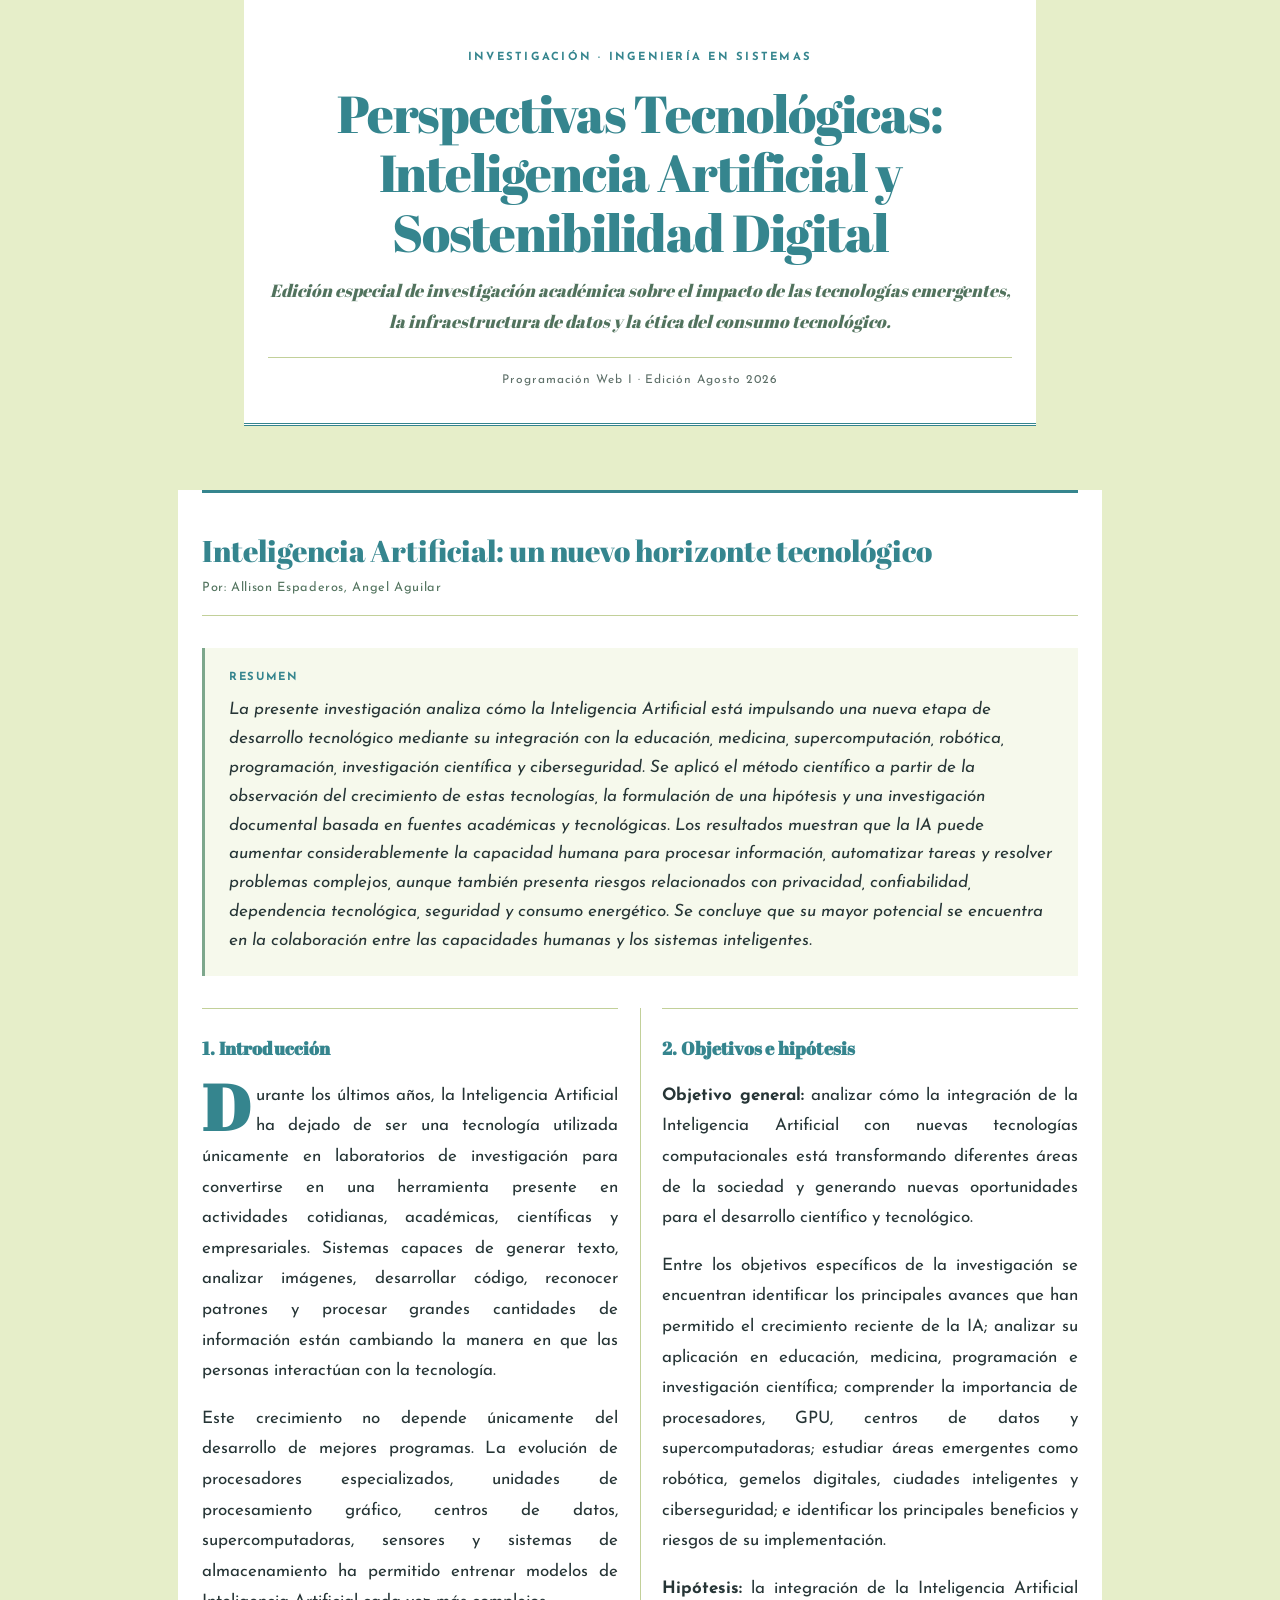
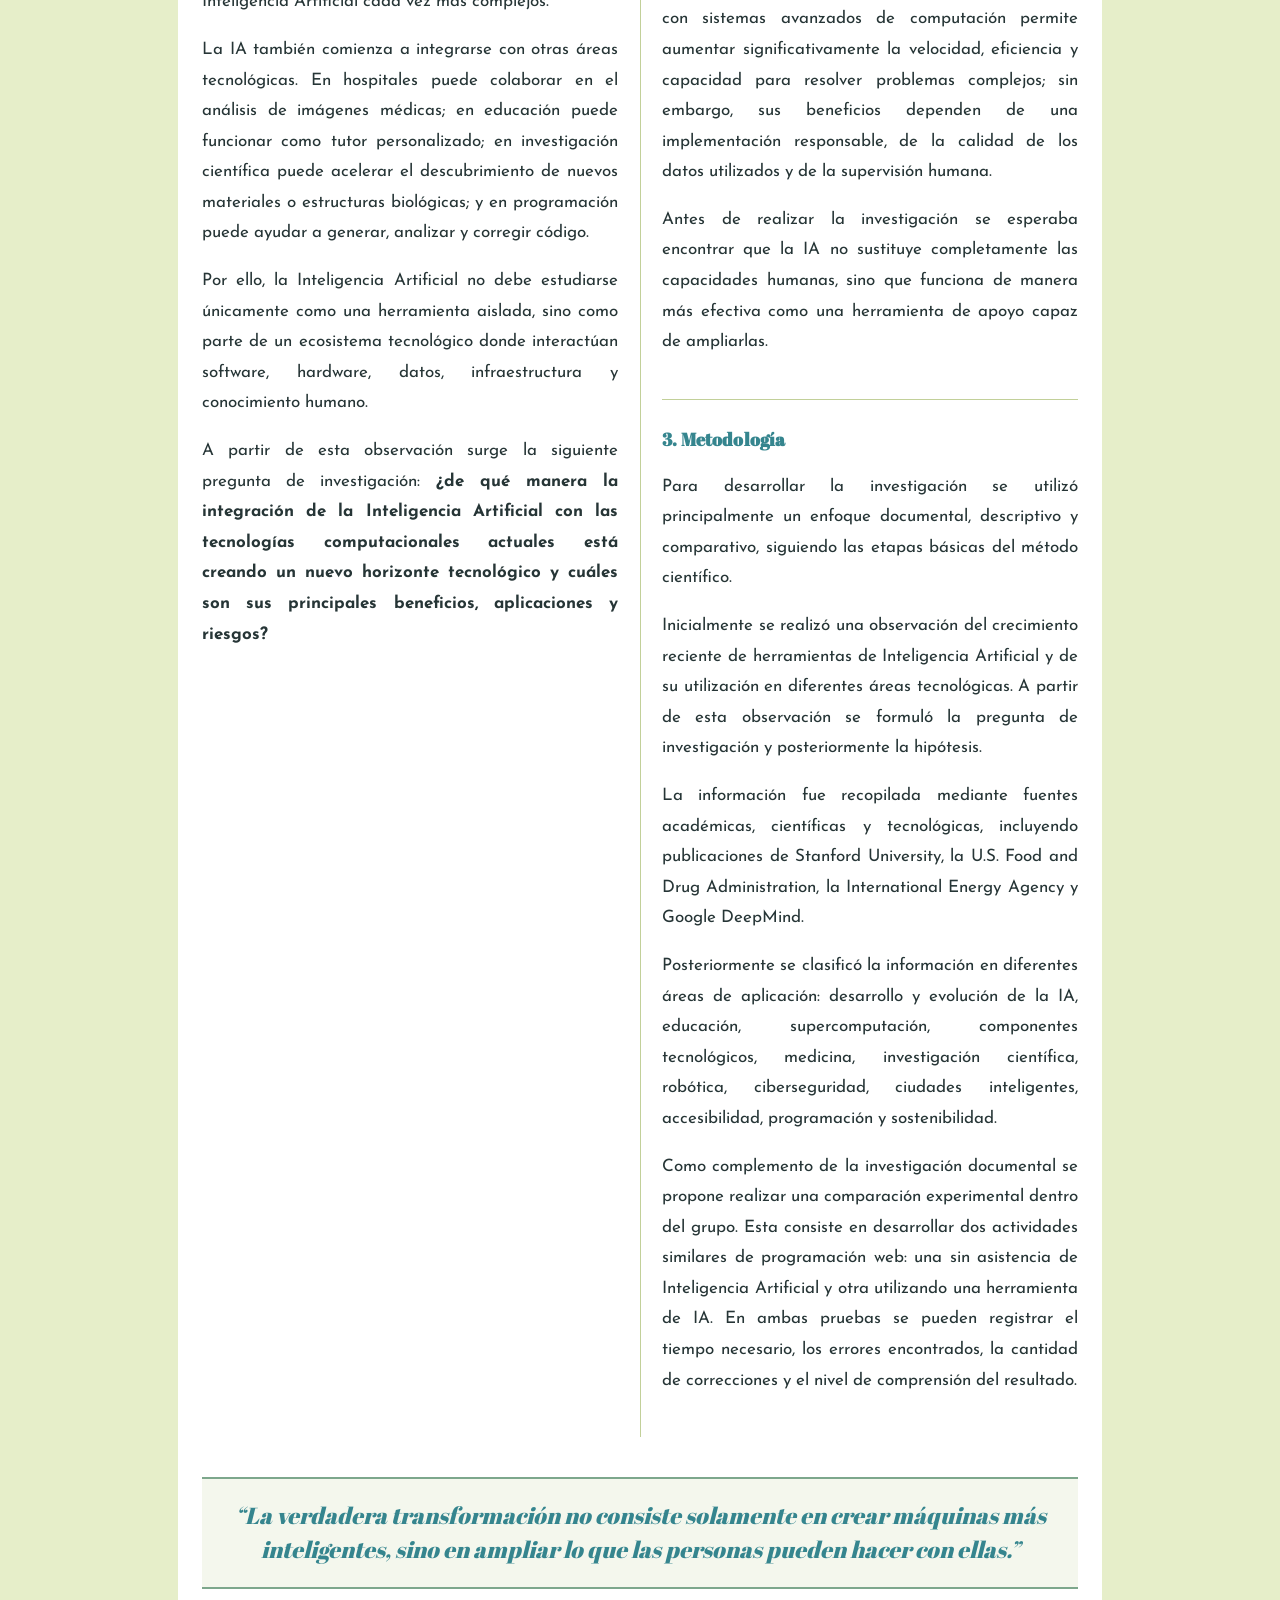
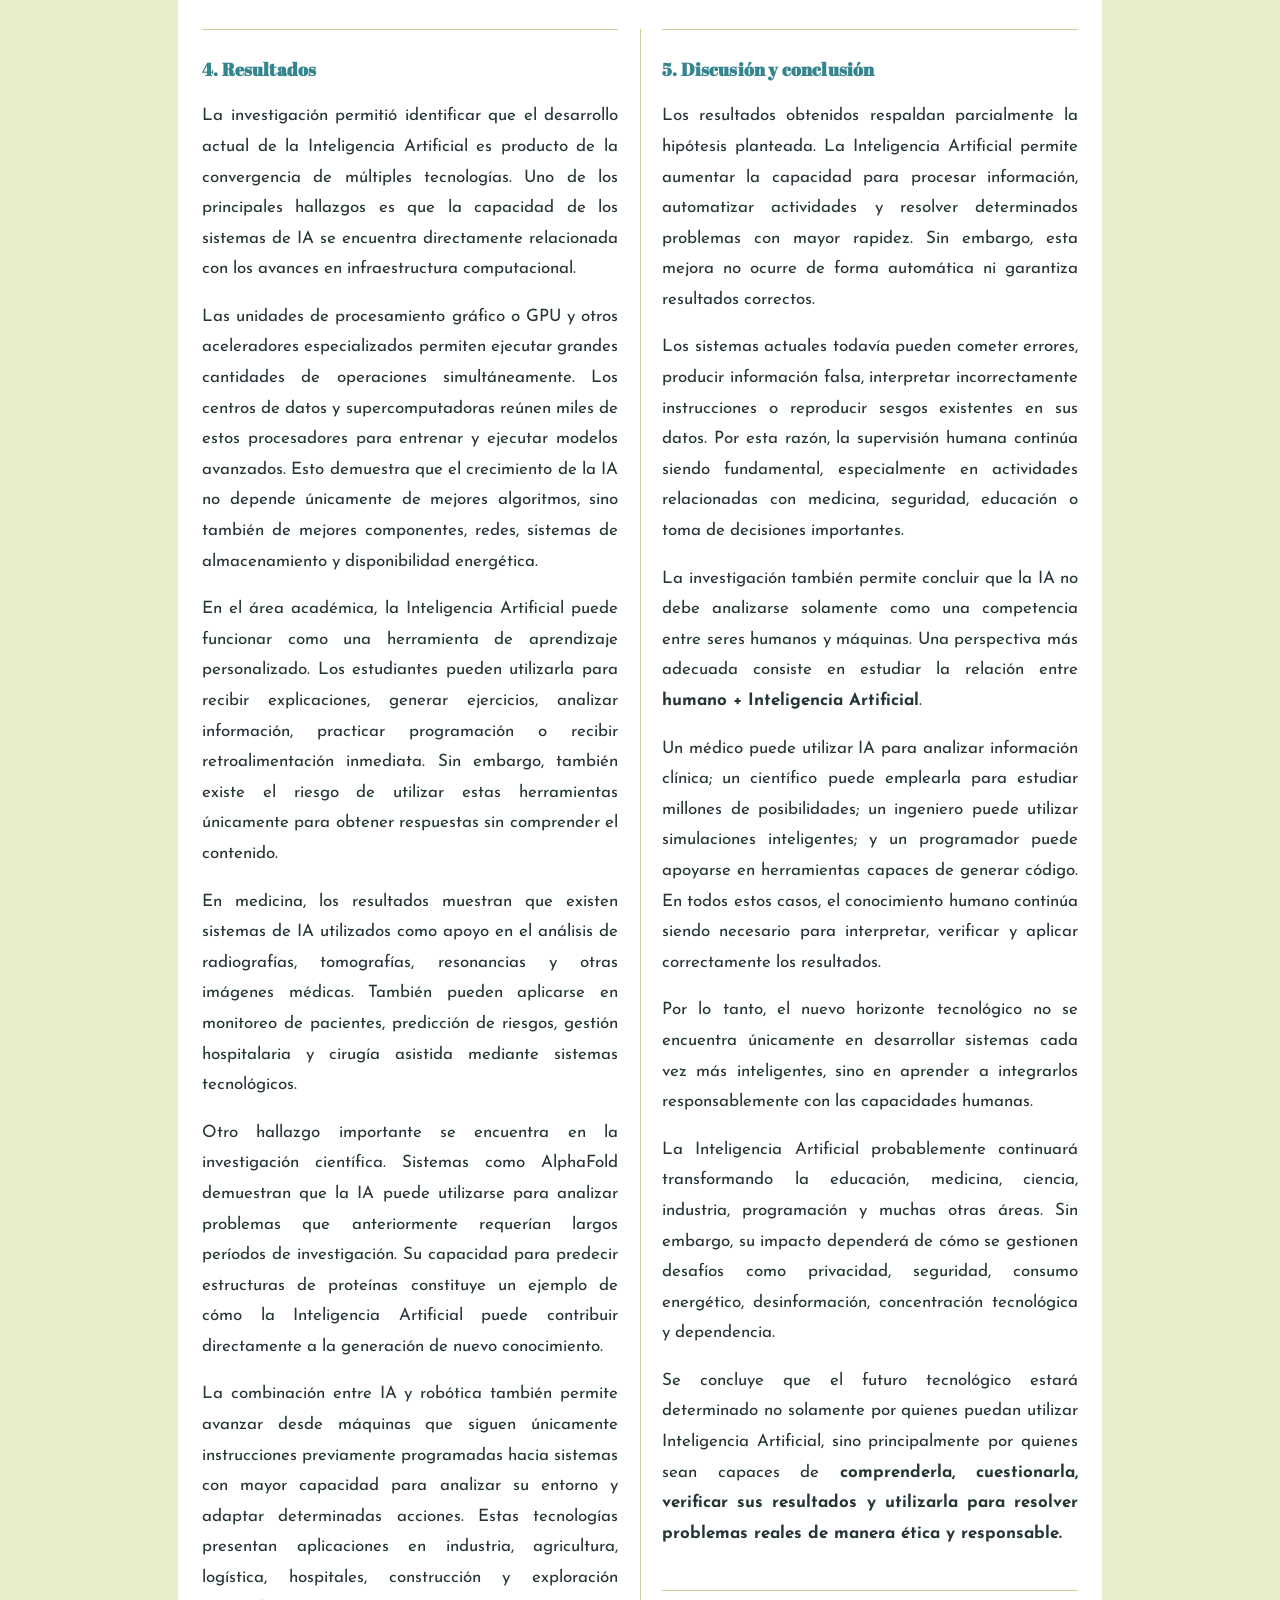
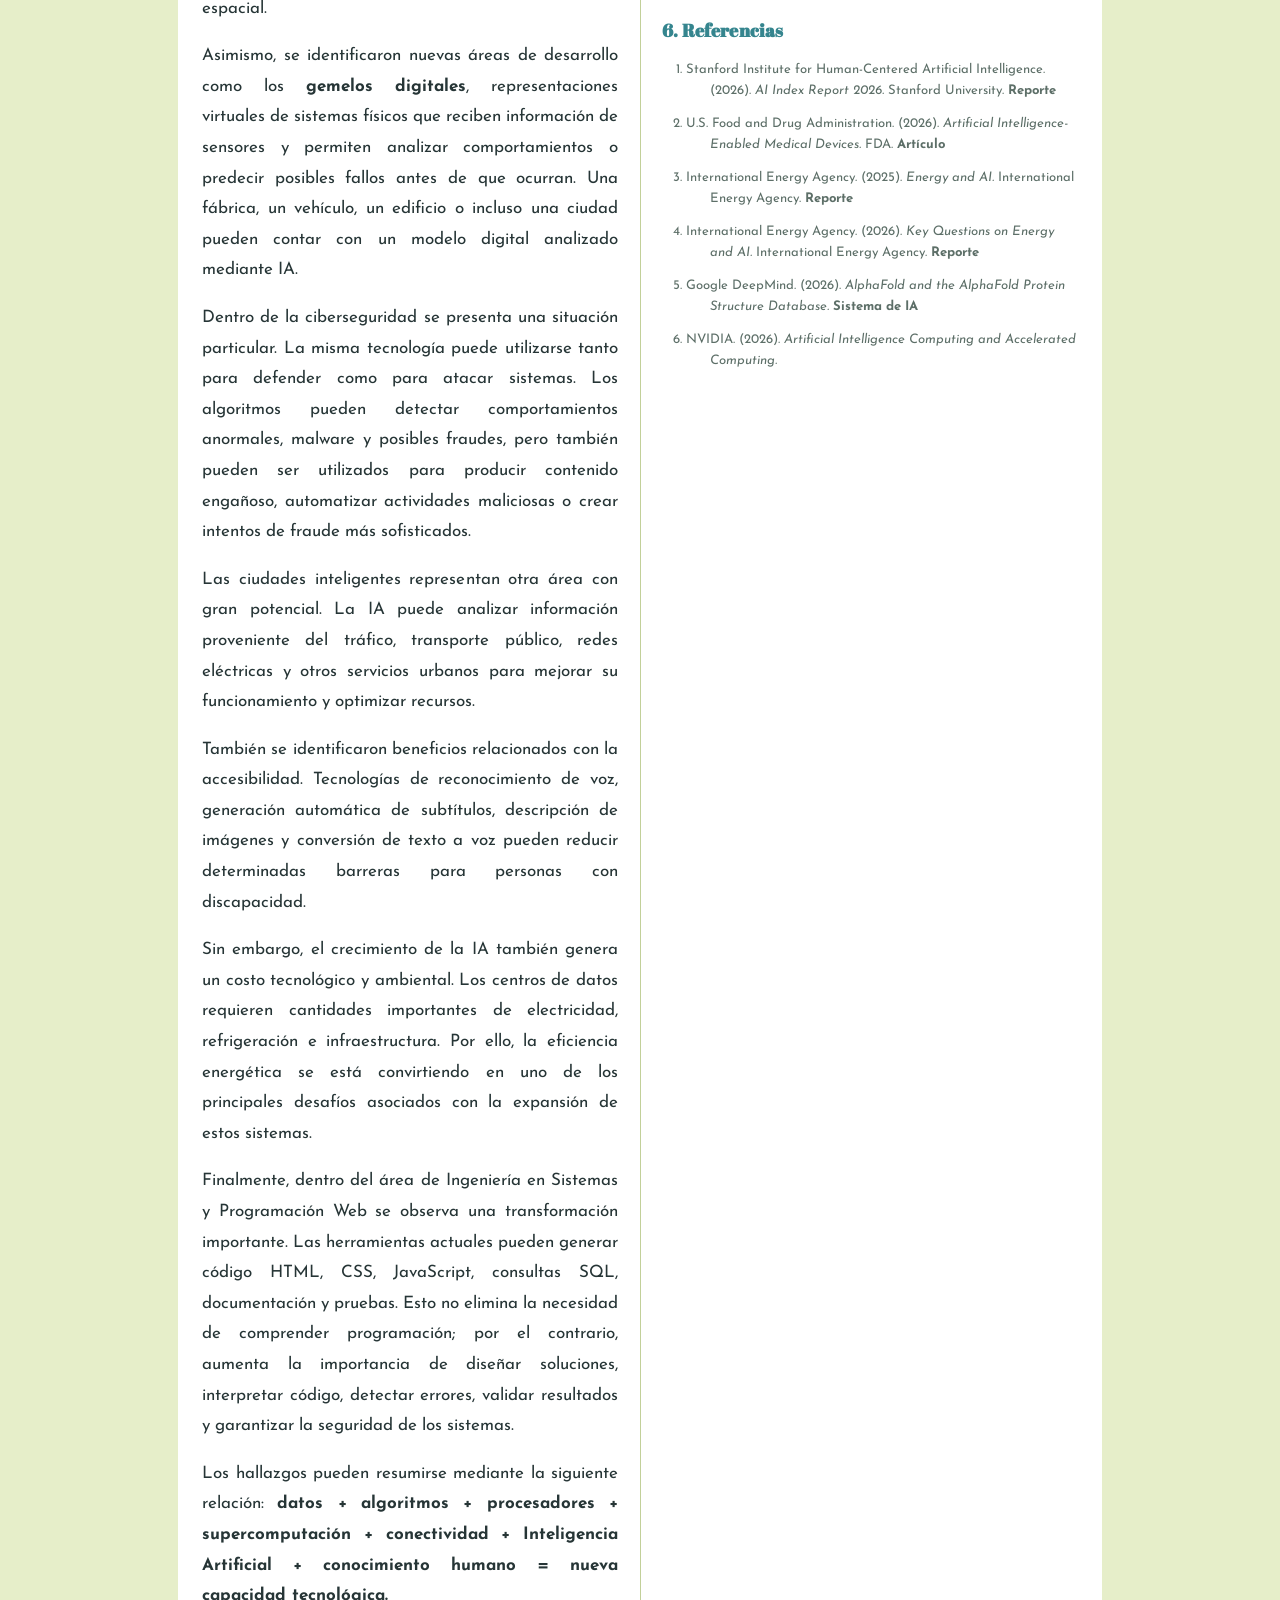
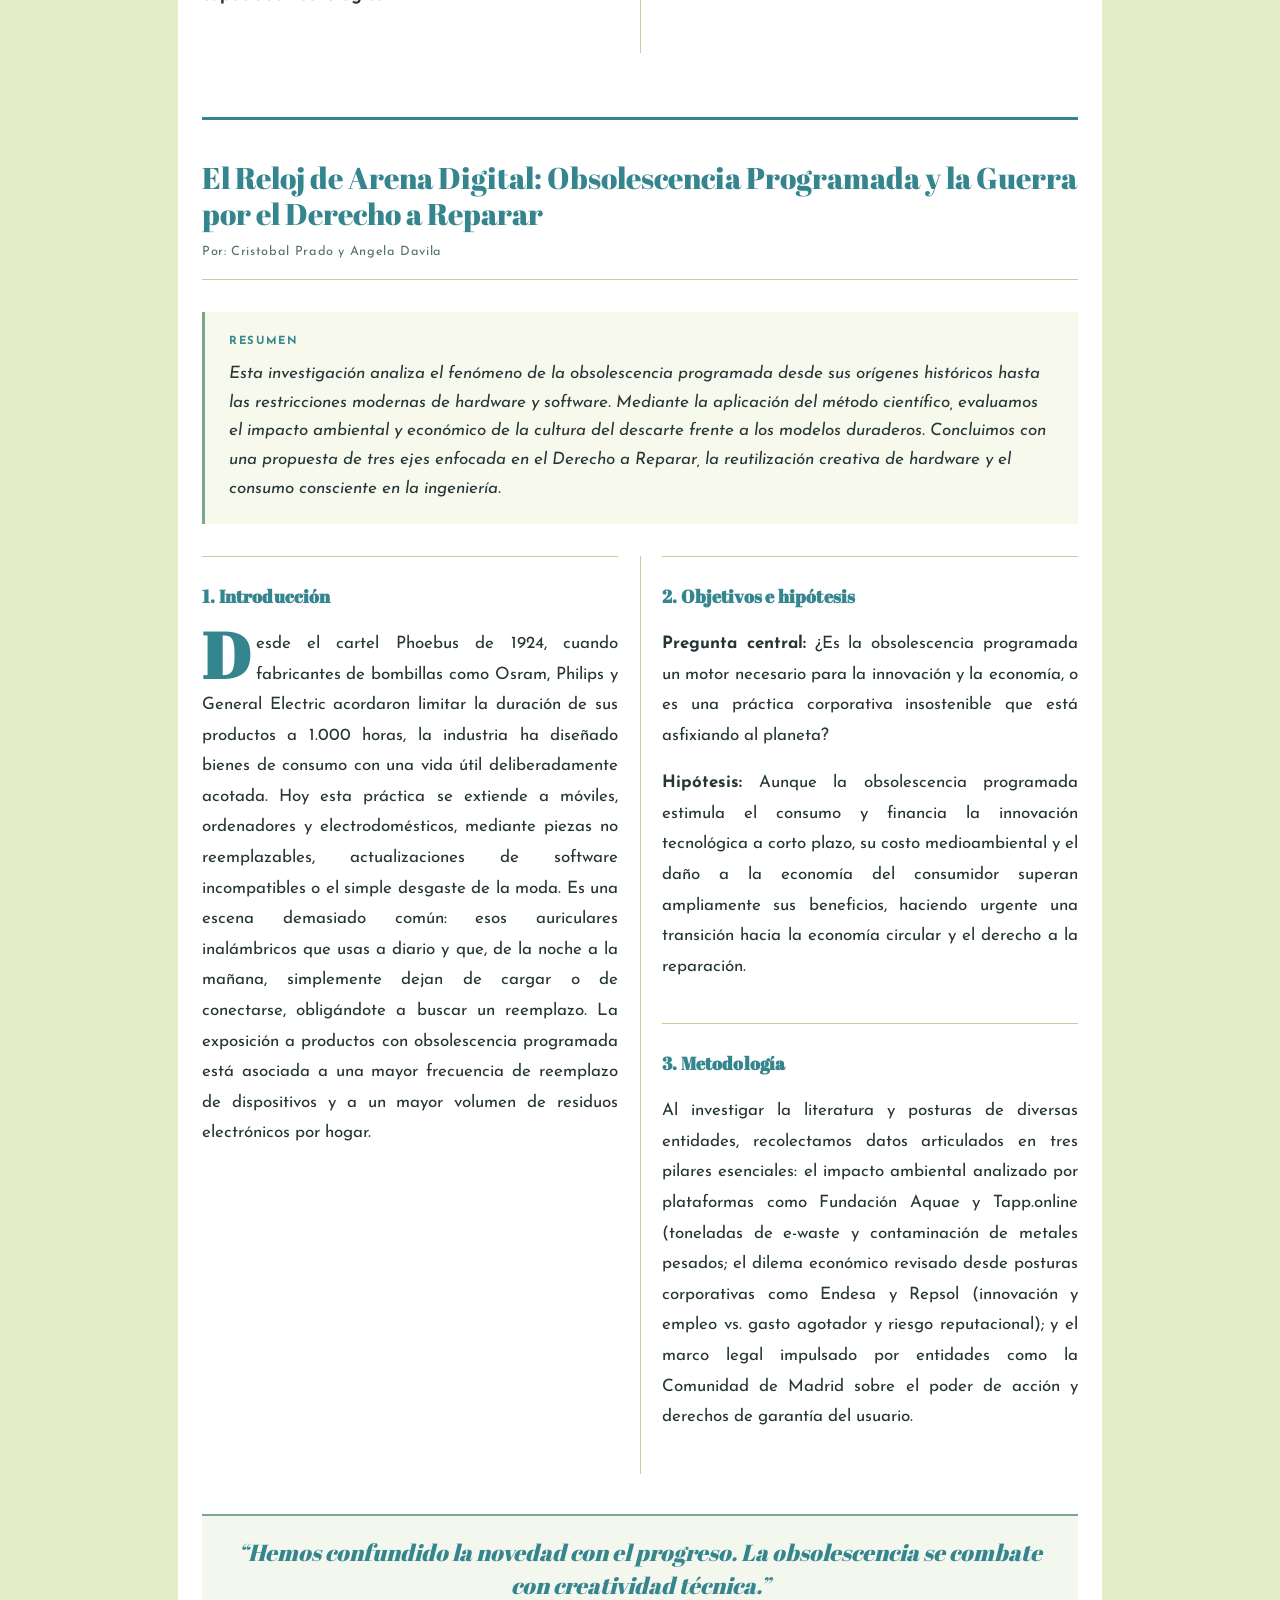
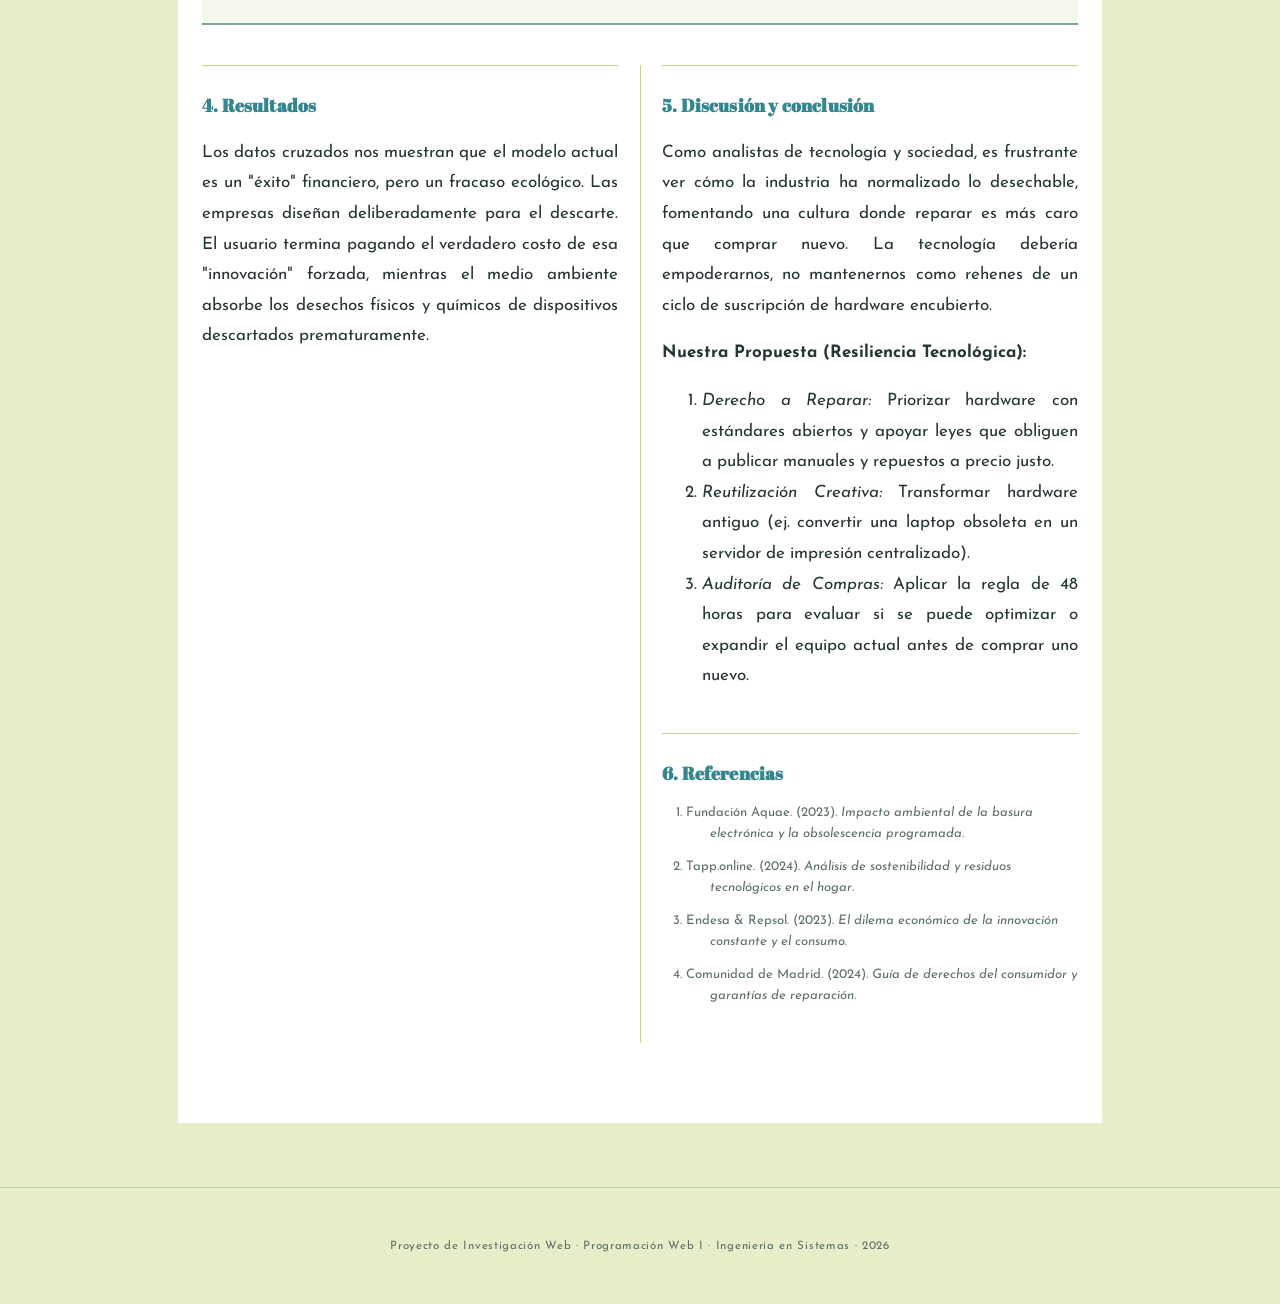
<file: grupos/Grupo 4 - Derecho a reparar e IA/index.html>
<!DOCTYPE html>
<html lang="es">
<head>
  <meta charset="UTF-8">
  <meta name="viewport" content="width=device-width, initial-scale=1.0">
  <title>Revista Digital de Investigación — Ingeniería en Sistemas</title>

  <!-- Fuentes seleccionadas -->
  <link rel="preconnect" href="https://fonts.googleapis.com">
  <link rel="preconnect" href="https://fonts.gstatic.com" crossorigin>
  <link href="https://fonts.googleapis.com/css2?family=Abril+Fatface&family=Josefin+Sans:wght@300;400;500;600;700&display=swap" rel="stylesheet">

  <!-- CSS oficial del curso -->
  <link rel="stylesheet" href="css/estilos.css">
</head>

<body>

  <!-- CABECERA PRINCIPAL DE LA REVISTA -->
  <header class="revista__header">
    <span class="revista__eyebrow">
      Investigación · Ingeniería en Sistemas
    </span>

    <h1 class="revista__titulo">
      Perspectivas Tecnológicas: Inteligencia Artificial y Sostenibilidad Digital
    </h1>

    <p class="revista__subtitulo">
      Edición especial de investigación académica sobre el impacto de las tecnologías emergentes, la infraestructura de datos y la ética del consumo tecnológico.
    </p>

    <span class="revista__meta">
      Programación Web I · Edición Agosto 2026
    </span>
  </header>


  <!-- CONTENIDO PRINCIPAL DE LA REVISTA -->
  <main>

    <!-- =================================================================== -->
    <!-- PRIMER ARTÍCULO: INTELIGENCIA ARTIFICIAL -->
    <!-- =================================================================== -->
    <article class="articulo">

      <h2 class="articulo__titulo">
        Inteligencia Artificial: un nuevo horizonte tecnológico
      </h2>

      <p class="articulo__autores">
        Por: Allison Espaderos, Angel Aguilar
      </p>

      <!-- Resumen -->
      <!-- Allison Espaderos -->
      <section class="articulo__resumen">
        <span class="articulo__resumen-titulo">
          Resumen
        </span>
        <p>
          La presente investigación analiza cómo la Inteligencia Artificial está impulsando una nueva etapa de desarrollo tecnológico mediante su integración con la educación, medicina, supercomputación, robótica, programación, investigación científica y ciberseguridad. Se aplicó el método científico a partir de la observación del crecimiento de estas tecnologías, la formulación de una hipótesis y una investigación documental basada en fuentes académicas y tecnológicas. Los resultados muestran que la IA puede aumentar considerablemente la capacidad humana para procesar información, automatizar tareas y resolver problemas complejos, aunque también presenta riesgos relacionados con privacidad, confiabilidad, dependencia tecnológica, seguridad y consumo energético. Se concluye que su mayor potencial se encuentra en la colaboración entre las capacidades humanas y los sistemas inteligentes.
        </p>
      </section>

      <!-- Cuerpo del Artículo -->
      <div class="articulo__cuerpo">

        <!-- 1. Introducción -->
        <!-- Angel Aguilar -->
        <section class="seccion">
          <h3 class="seccion__titulo">
            1. Introducción
          </h3>

          <div class="seccion__texto">
            <p>
              Durante los últimos años, la Inteligencia Artificial ha dejado de ser una tecnología utilizada únicamente en laboratorios de investigación para convertirse en una herramienta presente en actividades cotidianas, académicas, científicas y empresariales. Sistemas capaces de generar texto, analizar imágenes, desarrollar código, reconocer patrones y procesar grandes cantidades de información están cambiando la manera en que las personas interactúan con la tecnología.
            </p>
            <p>
              Este crecimiento no depende únicamente del desarrollo de mejores programas. La evolución de procesadores especializados, unidades de procesamiento gráfico, centros de datos, supercomputadoras, sensores y sistemas de almacenamiento ha permitido entrenar modelos de Inteligencia Artificial cada vez más complejos.
            </p>
            <p>
              La IA también comienza a integrarse con otras áreas tecnológicas. En hospitales puede colaborar en el análisis de imágenes médicas; en educación puede funcionar como tutor personalizado; en investigación científica puede acelerar el descubrimiento de nuevos materiales o estructuras biológicas; y en programación puede ayudar a generar, analizar y corregir código.
            </p>
            <p>
              Por ello, la Inteligencia Artificial no debe estudiarse únicamente como una herramienta aislada, sino como parte de un ecosistema tecnológico donde interactúan software, hardware, datos, infraestructura y conocimiento humano.
            </p>
            <p>
              A partir de esta observación surge la siguiente pregunta de investigación: <strong>¿de qué manera la integración de la Inteligencia Artificial con las tecnologías computacionales actuales está creando un nuevo horizonte tecnológico y cuáles son sus principales beneficios, aplicaciones y riesgos?</strong>
            </p>
          </div>
        </section>

        <!-- 2. Objetivos e hipótesis -->
        <!-- Angel Aguilar -->
        <section class="seccion">
          <h3 class="seccion__titulo">
            2. Objetivos e hipótesis
          </h3>

          <div class="seccion__texto">
            <p>
              <strong>Objetivo general:</strong> analizar cómo la integración de la Inteligencia Artificial con nuevas tecnologías computacionales está transformando diferentes áreas de la sociedad y generando nuevas oportunidades para el desarrollo científico y tecnológico.
            </p>
            <p>
              Entre los objetivos específicos de la investigación se encuentran identificar los principales avances que han permitido el crecimiento reciente de la IA; analizar su aplicación en educación, medicina, programación e investigación científica; comprender la importancia de procesadores, GPU, centros de datos y supercomputadoras; estudiar áreas emergentes como robótica, gemelos digitales, ciudades inteligentes y ciberseguridad; e identificar los principales beneficios y riesgos de su implementación.
            </p>
            <p>
              <strong>Hipótesis:</strong> la integración de la Inteligencia Artificial con sistemas avanzados de computación permite aumentar significativamente la velocidad, eficiencia y capacidad para resolver problemas complejos; sin embargo, sus beneficios dependen de una implementación responsable, de la calidad de los datos utilizados y de la supervisión humana.
            </p>
            <p>
              Antes de realizar la investigación se esperaba encontrar que la IA no sustituye completamente las capacidades humanas, sino que funciona de manera más efectiva como una herramienta de apoyo capaz de ampliarlas.
            </p>
          </div>
        </section>

        <!-- 3. Metodología -->
        <!-- Angel Aguilar -->
        <section class="seccion">
          <h3 class="seccion__titulo">
            3. Metodología
          </h3>

          <div class="seccion__texto">
            <p>
              Para desarrollar la investigación se utilizó principalmente un enfoque documental, descriptivo y comparativo, siguiendo las etapas básicas del método científico.
            </p>
            <p>
              Inicialmente se realizó una observación del crecimiento reciente de herramientas de Inteligencia Artificial y de su utilización en diferentes áreas tecnológicas. A partir de esta observación se formuló la pregunta de investigación y posteriormente la hipótesis.
            </p>
            <p>
              La información fue recopilada mediante fuentes académicas, científicas y tecnológicas, incluyendo publicaciones de Stanford University, la U.S. Food and Drug Administration, la International Energy Agency y Google DeepMind.
            </p>
            <p>
              Posteriormente se clasificó la información en diferentes áreas de aplicación: desarrollo y evolución de la IA, educación, supercomputación, componentes tecnológicos, medicina, investigación científica, robótica, ciberseguridad, ciudades inteligentes, accesibilidad, programación y sostenibilidad.
            </p>
            <p>
              Como complemento de la investigación documental se propone realizar una comparación experimental dentro del grupo. Esta consiste en desarrollar dos actividades similares de programación web: una sin asistencia de Inteligencia Artificial y otra utilizando una herramienta de IA. En ambas pruebas se pueden registrar el tiempo necesario, los errores encontrados, la cantidad de correcciones y el nivel de comprensión del resultado.
            </p>
          </div>
        </section>

        <!-- Cita destacada -->
        <!-- Allison Espaderos -->
        <blockquote class="destacado">
          “La verdadera transformación no consiste solamente en crear máquinas más inteligentes, sino en ampliar lo que las personas pueden hacer con ellas.”
        </blockquote>

        <!-- 4. Resultados -->
        <!-- Allison Espaderos -->
        <section class="seccion">
          <h3 class="seccion__titulo">
            4. Resultados
          </h3>

          <div class="seccion__texto">
            <p>
              La investigación permitió identificar que el desarrollo actual de la Inteligencia Artificial es producto de la convergencia de múltiples tecnologías. Uno de los principales hallazgos es que la capacidad de los sistemas de IA se encuentra directamente relacionada con los avances en infraestructura computacional.
            </p>
            <p>
              Las unidades de procesamiento gráfico o GPU y otros aceleradores especializados permiten ejecutar grandes cantidades de operaciones simultáneamente. Los centros de datos y supercomputadoras reúnen miles de estos procesadores para entrenar y ejecutar modelos avanzados. Esto demuestra que el crecimiento de la IA no depende únicamente de mejores algoritmos, sino también de mejores componentes, redes, sistemas de almacenamiento y disponibilidad energética.
            </p>
            <p>
              En el área académica, la Inteligencia Artificial puede funcionar como una herramienta de aprendizaje personalizado. Los estudiantes pueden utilizarla para recibir explicaciones, generar ejercicios, analizar información, practicar programación o recibir retroalimentación inmediata. Sin embargo, también existe el riesgo de utilizar estas herramientas únicamente para obtener respuestas sin comprender el contenido.
            </p>
            <p>
              En medicina, los resultados muestran que existen sistemas de IA utilizados como apoyo en el análisis de radiografías, tomografías, resonancias y otras imágenes médicas. También pueden aplicarse en monitoreo de pacientes, predicción de riesgos, gestión hospitalaria y cirugía asistida mediante sistemas tecnológicos.
            </p>
            <p>
              Otro hallazgo importante se encuentra en la investigación científica. Sistemas como AlphaFold demuestran que la IA puede utilizarse para analizar problemas que anteriormente requerían largos períodos de investigación. Su capacidad para predecir estructuras de proteínas constituye un ejemplo de cómo la Inteligencia Artificial puede contribuir directamente a la generación de nuevo conocimiento.
            </p>
            <p>
              La combinación entre IA y robótica también permite avanzar desde máquinas que siguen únicamente instrucciones previamente programadas hacia sistemas con mayor capacidad para analizar su entorno y adaptar determinadas acciones. Estas tecnologías presentan aplicaciones en industria, agricultura, logística, hospitales, construcción y exploración espacial.
            </p>
            <p>
              Asimismo, se identificaron nuevas áreas de desarrollo como los <strong>gemelos digitales</strong>, representaciones virtuales de sistemas físicos que reciben información de sensores y permiten analizar comportamientos o predecir posibles fallos antes de que ocurran. Una fábrica, un vehículo, un edificio o incluso una ciudad pueden contar con un modelo digital analizado mediante IA.
            </p>
            <p>
              Dentro de la ciberseguridad se presenta una situación particular. La misma tecnología puede utilizarse tanto para defender como para atacar sistemas. Los algoritmos pueden detectar comportamientos anormales, malware y posibles fraudes, pero también pueden ser utilizados para producir contenido engañoso, automatizar actividades maliciosas o crear intentos de fraude más sofisticados.
            </p>
            <p>
              Las ciudades inteligentes representan otra área con gran potencial. La IA puede analizar información proveniente del tráfico, transporte público, redes eléctricas y otros servicios urbanos para mejorar su funcionamiento y optimizar recursos.
            </p>
            <p>
              También se identificaron beneficios relacionados con la accesibilidad. Tecnologías de reconocimiento de voz, generación automática de subtítulos, descripción de imágenes y conversión de texto a voz pueden reducir determinadas barreras para personas con discapacidad.
            </p>
            <p>
              Sin embargo, el crecimiento de la IA también genera un costo tecnológico y ambiental. Los centros de datos requieren cantidades importantes de electricidad, refrigeración e infraestructura. Por ello, la eficiencia energética se está convirtiendo en uno de los principales desafíos asociados con la expansión de estos sistemas.
            </p>
            <p>
              Finalmente, dentro del área de Ingeniería en Sistemas y Programación Web se observa una transformación importante. Las herramientas actuales pueden generar código HTML, CSS, JavaScript, consultas SQL, documentación y pruebas. Esto no elimina la necesidad de comprender programación; por el contrario, aumenta la importancia de diseñar soluciones, interpretar código, detectar errores, validar resultados y garantizar la seguridad de los sistemas.
            </p>
            <p>
              Los hallazgos pueden resumirse mediante la siguiente relación:
              <strong>datos + algoritmos + procesadores + supercomputación + conectividad + Inteligencia Artificial + conocimiento humano = nueva capacidad tecnológica.</strong>
            </p>
          </div>
        </section>

        <!-- 5. Discusión y conclusión -->
        <!-- Allison Espaderos -->
        <section class="seccion">
          <h3 class="seccion__titulo">
            5. Discusión y conclusión
          </h3>

          <div class="seccion__texto">
            <p>
              Los resultados obtenidos respaldan parcialmente la hipótesis planteada. La Inteligencia Artificial permite aumentar la capacidad para procesar información, automatizar actividades y resolver determinados problemas con mayor rapidez. Sin embargo, esta mejora no ocurre de forma automática ni garantiza resultados correctos.
            </p>
            <p>
              Los sistemas actuales todavía pueden cometer errores, producir información falsa, interpretar incorrectamente instrucciones o reproducir sesgos existentes en sus datos. Por esta razón, la supervisión humana continúa siendo fundamental, especialmente en actividades relacionadas con medicina, seguridad, educación o toma de decisiones importantes.
            </p>
            <p>
              La investigación también permite concluir que la IA no debe analizarse solamente como una competencia entre seres humanos y máquinas. Una perspectiva más adecuada consiste en estudiar la relación entre <strong>humano + Inteligencia Artificial</strong>.
            </p>
            <p>
              Un médico puede utilizar IA para analizar información clínica; un científico puede emplearla para estudiar millones de posibilidades; un ingeniero puede utilizar simulaciones inteligentes; y un programador puede apoyarse en herramientas capaces de generar código. En todos estos casos, el conocimiento humano continúa siendo necesario para interpretar, verificar y aplicar correctamente los resultados.
            </p>
            <p>
              Por lo tanto, el nuevo horizonte tecnológico no se encuentra únicamente en desarrollar sistemas cada vez más inteligentes, sino en aprender a integrarlos responsablemente con las capacidades humanas.
            </p>
            <p>
              La Inteligencia Artificial probablemente continuará transformando la educación, medicina, ciencia, industria, programación y muchas otras áreas. Sin embargo, su impacto dependerá de cómo se gestionen desafíos como privacidad, seguridad, consumo energético, desinformación, concentración tecnológica y dependencia.
            </p>
            <p>
              Se concluye que el futuro tecnológico estará determinado no solamente por quienes puedan utilizar Inteligencia Artificial, sino principalmente por quienes sean capaces de <strong>comprenderla, cuestionarla, verificar sus resultados y utilizarla para resolver problemas reales de manera ética y responsable.</strong>
            </p>
          </div>
        </section>

        <!-- 6. Referencias -->
        <!-- Allison Espaderos -->
        <section class="seccion">
          <h3 class="seccion__titulo">
            6. Referencias
          </h3>
          <ol class="referencias">
            <li>
              Stanford Institute for Human-Centered Artificial Intelligence. (2026). <em>AI Index Report 2026.</em> Stanford University. <strong>Reporte</strong>
            </li>
            <li>
              U.S. Food and Drug Administration. (2026). <em>Artificial Intelligence-Enabled Medical Devices.</em> FDA. <strong>Artículo</strong>
            </li>
            <li>
              International Energy Agency. (2025). <em>Energy and AI.</em> International Energy Agency. <strong>Reporte</strong>
            </li>
            <li>
              International Energy Agency. (2026). <em>Key Questions on Energy and AI.</em> International Energy Agency. <strong>Reporte</strong>
            </li>
            <li>
              Google DeepMind. (2026). <em>AlphaFold and the AlphaFold Protein Structure Database.</em> <strong>Sistema de IA</strong>
            </li>
            <li>
              NVIDIA. (2026). <em>Artificial Intelligence Computing and Accelerated Computing.</em>
            </li>
          </ol>
        </section>

      </div>
    </article>


    <!-- =================================================================== -->
    <!-- SEGUNDO ARTÍCULO: OBSOLESCENCIA PROGRAMADA -->
    <!-- =================================================================== -->
    <article class="articulo">

      <h2 class="articulo__titulo">
        El Reloj de Arena Digital: Obsolescencia Programada y la Guerra por el Derecho a Reparar
      </h2>

      <p class="articulo__autores">
        Por: Cristobal Prado y Angela Davila
      </p>

      <!-- Resumen -->
      <!-- Cristobal Prado -->
      <section class="articulo__resumen">
        <span class="articulo__resumen-titulo">
          Resumen
        </span>
        <p>
          Esta investigación analiza el fenómeno de la obsolescencia programada desde sus orígenes históricos hasta las restricciones modernas de hardware y software. Mediante la aplicación del método científico, evaluamos el impacto ambiental y económico de la cultura del descarte frente a los modelos duraderos. Concluimos con una propuesta de tres ejes enfocada en el Derecho a Reparar, la reutilización creativa de hardware y el consumo consciente en la ingeniería.
        </p>
      </section>

      <!-- Cuerpo del Artículo -->
      <div class="articulo__cuerpo">

        <!-- 1. Introducción -->
        <!-- Angela Davila -->
        <section class="seccion">
          <h3 class="seccion__titulo">
            1. Introducción
          </h3>
          <div class="seccion__texto">
            <p>
              Desde el cartel Phoebus de 1924, cuando fabricantes de bombillas como Osram, Philips y General Electric acordaron limitar la duración de sus productos a 1.000 horas, la industria ha diseñado bienes de consumo con una vida útil deliberadamente acotada. Hoy esta práctica se extiende a móviles, ordenadores y electrodomésticos, mediante piezas no reemplazables, actualizaciones de software incompatibles o el simple desgaste de la moda. Es una escena demasiado común: esos auriculares inalámbricos que usas a diario y que, de la noche a la mañana, simplemente dejan de cargar o de conectarse, obligándote a buscar un reemplazo. La exposición a productos con obsolescencia programada está asociada a una mayor frecuencia de reemplazo de dispositivos y a un mayor volumen de residuos electrónicos por hogar.
            </p>
          </div>
        </section>

        <!-- 2. Objetivos e hipótesis -->
        <!-- Cristobal Prado y Angela Davila -->
        <section class="seccion">
          <h3 class="seccion__titulo">
            2. Objetivos e hipótesis
          </h3>
          <div class="seccion__texto">
            <p>
              <strong>Pregunta central:</strong> ¿Es la obsolescencia programada un motor necesario para la innovación y la economía, o es una práctica corporativa insostenible que está asfixiando al planeta?
            </p>
            <p>
              <strong>Hipótesis:</strong> Aunque la obsolescencia programada estimula el consumo y financia la innovación tecnológica a corto plazo, su costo medioambiental y el daño a la economía del consumidor superan ampliamente sus beneficios, haciendo urgente una transición hacia la economía circular y el derecho a la reparación.
            </p>
          </div>
        </section>

        <!-- 3. Metodología -->
        <!-- Angela Davila -->
        <section class="seccion">
          <h3 class="seccion__titulo">
            3. Metodología
          </h3>
          <div class="seccion__texto">
            <p>
              Al investigar la literatura y posturas de diversas entidades, recolectamos datos articulados en tres pilares esenciales: el impacto ambiental analizado por plataformas como Fundación Aquae y Tapp.online (toneladas de e-waste y contaminación de metales pesados; el dilema económico revisado desde posturas corporativas como Endesa y Repsol (innovación y empleo vs. gasto agotador y riesgo reputacional); y el marco legal impulsado por entidades como la Comunidad de Madrid sobre el poder de acción y derechos de garantía del usuario.
            </p>
          </div>
        </section>

        <!-- Cita destacada -->
        <!-- Angela Davila -->
        <blockquote class="destacado">
          “Hemos confundido la novedad con el progreso. La obsolescencia se combate con creatividad técnica.”
        </blockquote>

        <!-- 4. Resultados -->
        <!-- Cristobal Prado -->
        <section class="seccion">
          <h3 class="seccion__titulo">
            4. Resultados
          </h3>
          <div class="seccion__texto">
            <p>
              Los datos cruzados nos muestran que el modelo actual es un "éxito" financiero, pero un fracaso ecológico. Las empresas diseñan deliberadamente para el descarte. El usuario termina pagando el verdadero costo de esa "innovación" forzada, mientras el medio ambiente absorbe los desechos físicos y químicos de dispositivos descartados prematuramente.
            </p>
          </div>
        </section>

        <!-- 5. Discusión y conclusión -->
        <!-- Cristobal Prado y Angela Davila -->
        <section class="seccion">
          <h3 class="seccion__titulo">
            5. Discusión y conclusión
          </h3>
          <div class="seccion__texto">
            <p>
              Como analistas de tecnología y sociedad, es frustrante ver cómo la industria ha normalizado lo desechable, fomentando una cultura donde reparar es más caro que comprar nuevo. La tecnología debería empoderarnos, no mantenernos como rehenes de un ciclo de suscripción de hardware encubierto.
            </p>
            <p>
              <strong>Nuestra Propuesta (Resiliencia Tecnológica):</strong>
            </p>
            <ol>
              <li><em>Derecho a Reparar:</em> Priorizar hardware con estándares abiertos y apoyar leyes que obliguen a publicar manuales y repuestos a precio justo.</li>
              <li><em>Reutilización Creativa:</em> Transformar hardware antiguo (ej. convertir una laptop obsoleta en un servidor de impresión centralizado).</li>
              <li><em>Auditoría de Compras:</em> Aplicar la regla de 48 horas para evaluar si se puede optimizar o expandir el equipo actual antes de comprar uno nuevo.</li>
            </ol>
          </div>
        </section>

        <!-- 6. Referencias -->
        <!-- Cristobal Prado y Angela Davila -->
        <section class="seccion">
          <h3 class="seccion__titulo">
            6. Referencias
          </h3>
          <ol class="referencias">
            <li>Fundación Aquae. (2023). <em>Impacto ambiental de la basura electrónica y la obsolescencia programada</em>.</li>
            <li>Tapp.online. (2024). <em>Análisis de sostenibilidad y residuos tecnológicos en el hogar</em>.</li>
            <li>Endesa & Repsol. (2023). <em>El dilema económico de la innovación constante y el consumo</em>.</li>
            <li>Comunidad de Madrid. (2024). <em>Guía de derechos del consumidor y garantías de reparación</em>.</li>
          </ol>
        </section>

      </div>
    </article>

  </main>


  <!-- PIE DE PÁGINA -->
  <footer>
    Proyecto de Investigación Web · Programación Web I · Ingeniería en Sistemas · 2026
  </footer>

</body>
</html>
</file>
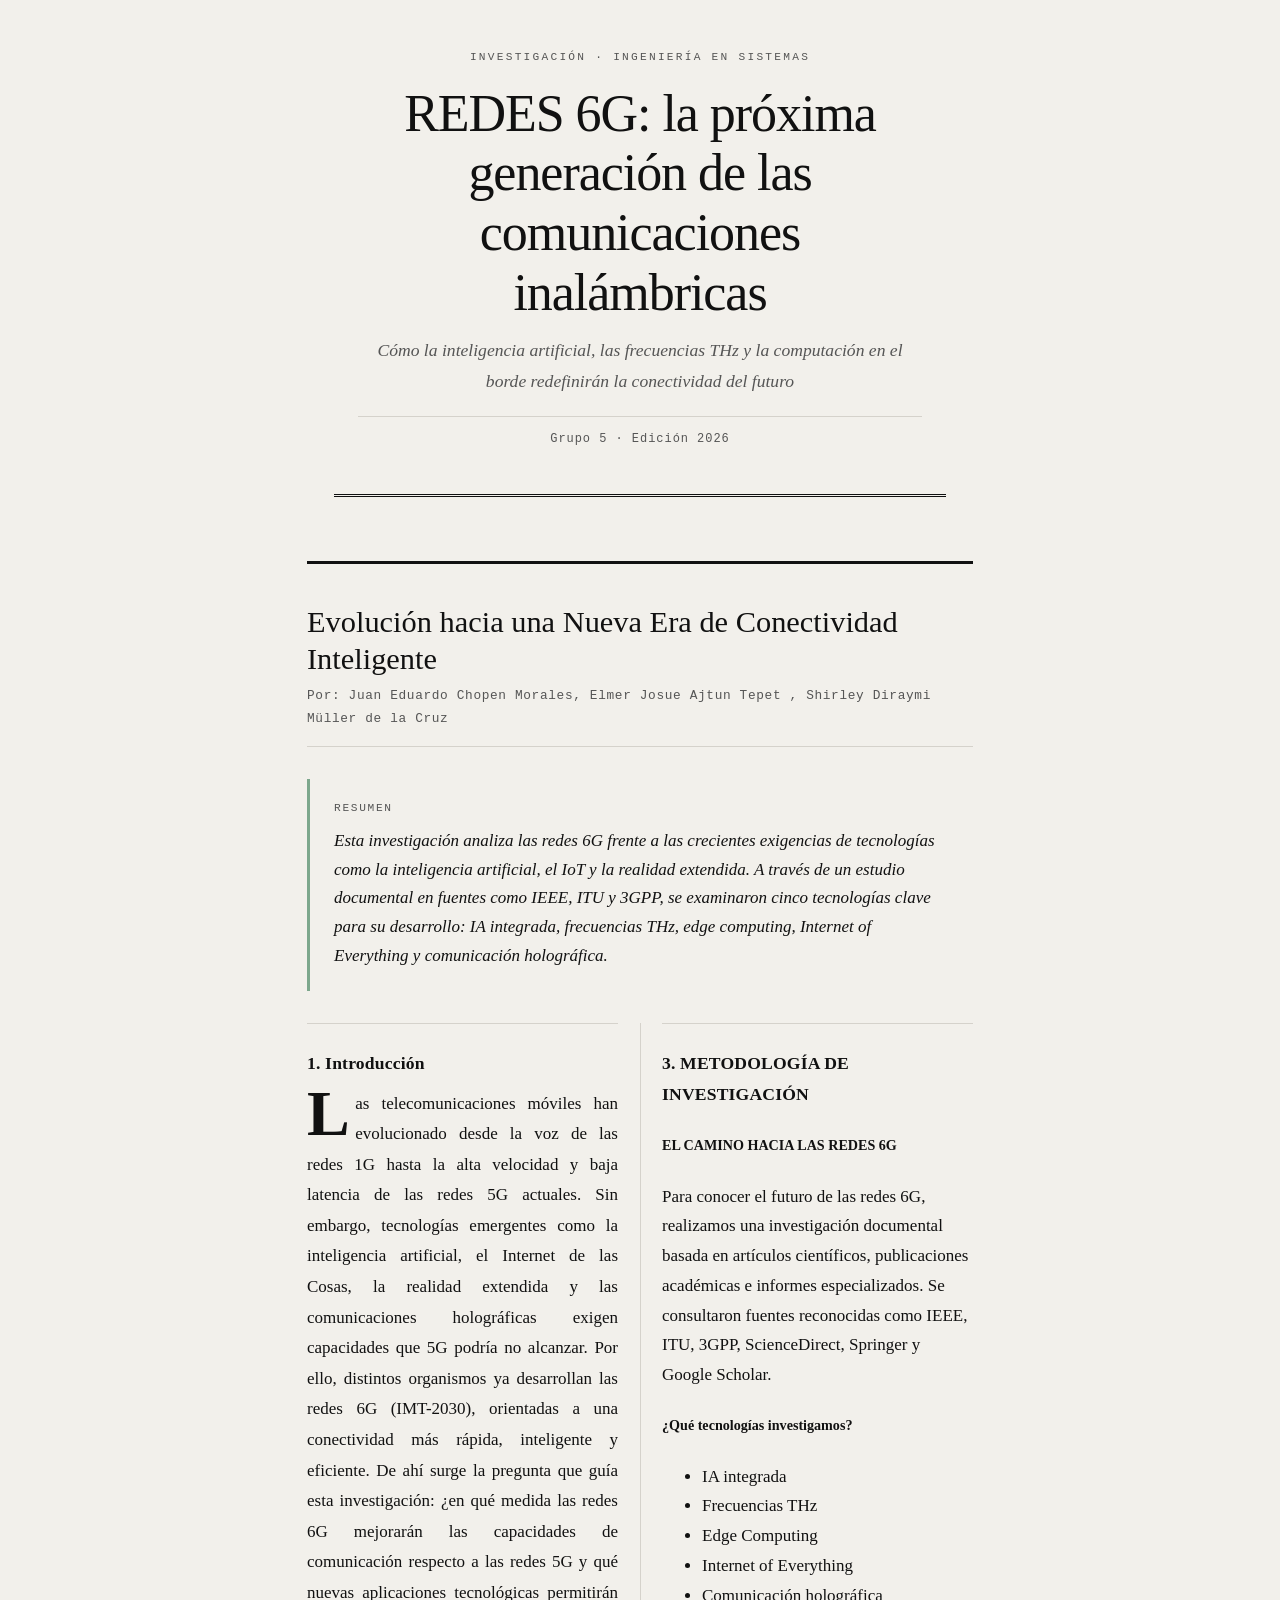
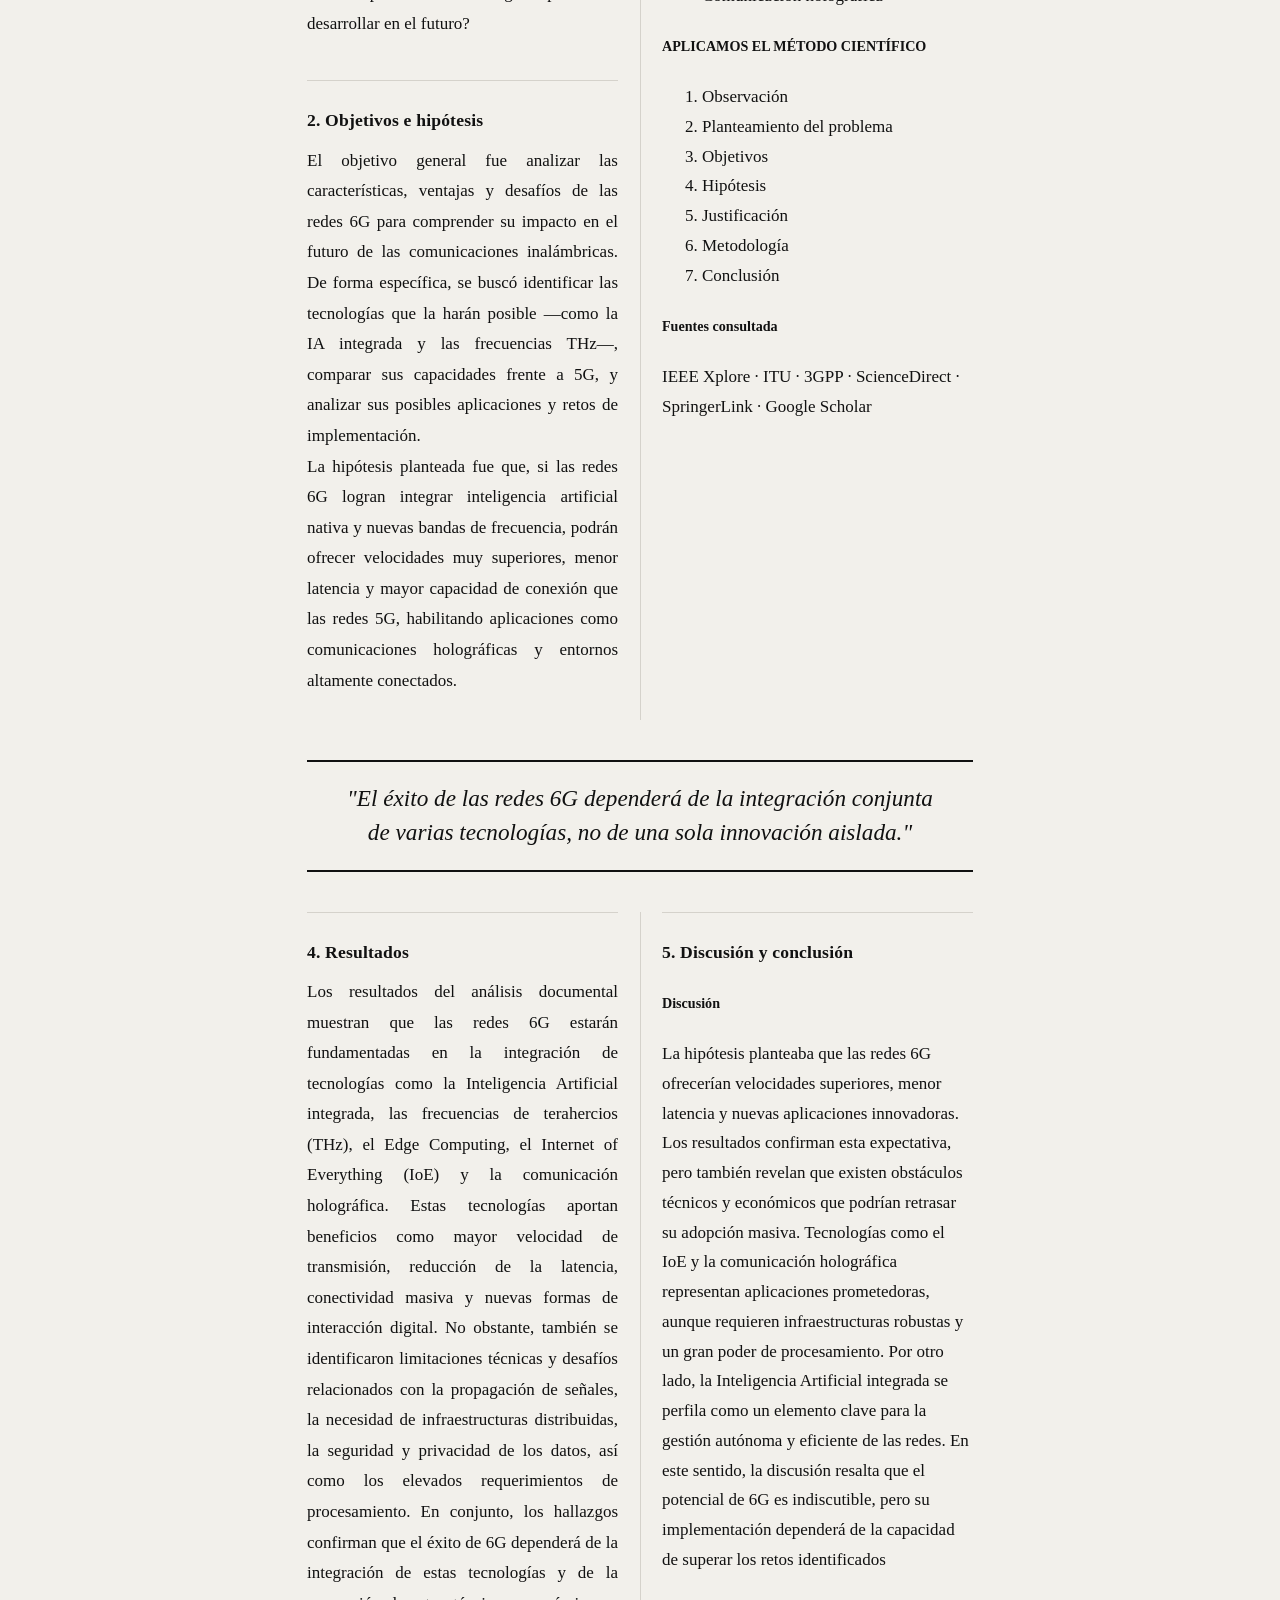
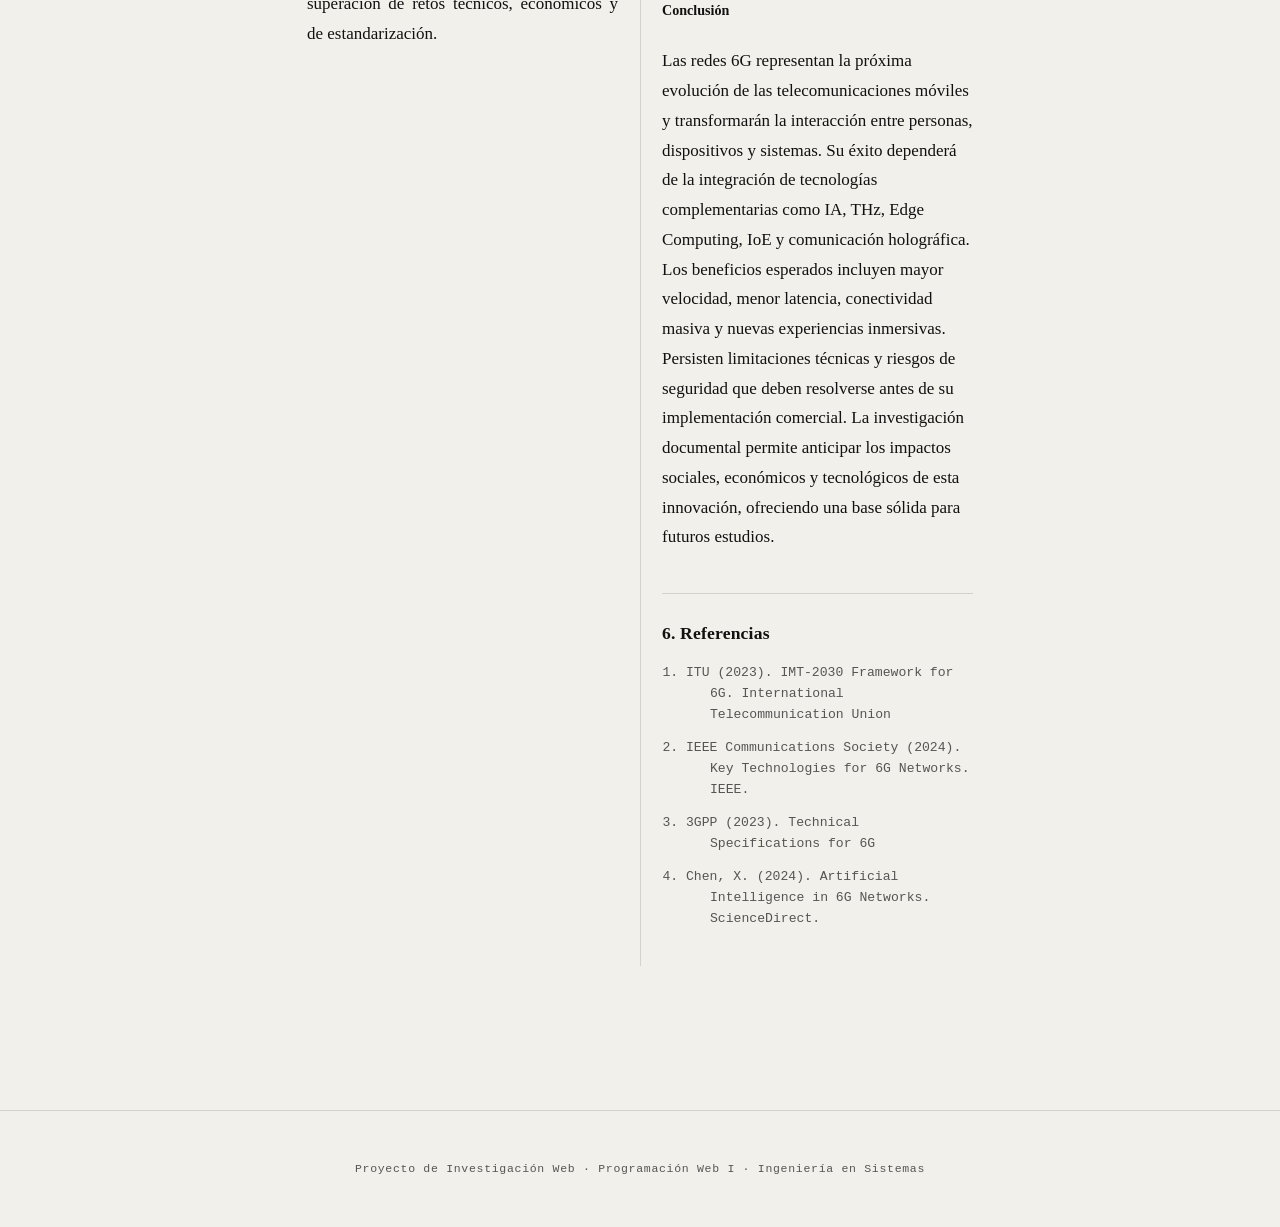
<file: grupos/grupo-05-redes-6g/index.html>
<!DOCTYPE html>
<html lang="es">
<head>
  <meta charset="UTF-8">
  <meta name="viewport" content="width=device-width, initial-scale=1.0">
  <title>REDES 6G — Revista de Investigación</title>
  <link rel="stylesheet" href="css/estilos.css">
</head>
<body>

  <!-- ============================================================
       ENCABEZADO — igual que en el formato entrevista
       ============================================================ -->
  <header class="revista__header">
    <span class="revista__eyebrow">Investigación · Ingeniería en Sistemas</span>
    <h1 class="revista__titulo">REDES 6G: la próxima generación de las comunicaciones inalámbricas</h1>
    <p class="revista__subtitulo">Cómo la inteligencia artificial, las frecuencias THz y la computación en el borde redefinirán la conectividad del futuro</p>
    <p class="revista__meta">
      Grupo 5 · Edición 2026
    </p>
  </header>

  <main>

    <!-- ============================================================
         UN SOLO <article class="articulo"> por grupo (a diferencia del
         formato entrevista, aquí todos los integrantes firman un
         mismo artículo, como autores).
         ============================================================ -->
    <article class="articulo">

      <h2 class="articulo__titulo">Evolución hacia una Nueva Era de Conectividad Inteligente</h2>
      <p class="articulo__autores">
        Por: Juan Eduardo Chopen Morales, Elmer Josue Ajtun Tepet , Shirley Diraymi Müller de la Cruz
      </p>

      <!-- Resumen / Abstract -->
      <div class="articulo__resumen">
        <span class="articulo__resumen-titulo">Resumen</span>
        <p>
          Esta investigación analiza las redes 6G frente a las crecientes exigencias de
          tecnologías como la inteligencia artificial, el IoT y la realidad extendida. A través de
          un estudio documental en fuentes como IEEE, ITU y 3GPP, se examinaron cinco tecnologías
          clave para su desarrollo: IA integrada, frecuencias THz, edge computing, Internet of
          Everything y comunicación holográfica.
        </p>
      </div>

              <!-- ============================================================
                PRIMERA PARTE DE LA INVESTIGACION: JUAN CHOPEN
              ============================================================ -->
      <div class="articulo__cuerpo">

        <!-- 1. Introducción -->
        <section class="seccion">
          <h3 class="seccion__titulo">1. Introducción</h3>
          <p class="seccion__texto">
            Las telecomunicaciones móviles han evolucionado desde la voz de las redes 1G hasta la
            alta velocidad y baja latencia de las redes 5G actuales. Sin embargo, tecnologías
            emergentes como la inteligencia artificial, el Internet de las Cosas, la realidad
            extendida y las comunicaciones holográficas exigen capacidades que 5G podría no
            alcanzar. Por ello, distintos organismos ya desarrollan las redes 6G (IMT-2030),
            orientadas a una conectividad más rápida, inteligente y eficiente.
            De ahí surge la pregunta que guía esta investigación: ¿en qué medida las redes 6G
            mejorarán las capacidades de comunicación respecto a las redes 5G y qué nuevas
            aplicaciones tecnológicas permitirán desarrollar en el futuro?
          </p>

        
          </p>
        </section>

        <!-- 2. Objetivos e hipótesis -->
        <section class="seccion">
          <h3 class="seccion__titulo">2. Objetivos e hipótesis</h3>
          <p class="seccion__texto">
            El objetivo general fue analizar las características, ventajas y desafíos de las
            redes 6G para comprender su impacto en el futuro de las comunicaciones inalámbricas.
            De forma específica, se buscó identificar las tecnologías que la harán posible —como
            la IA integrada y las frecuencias THz—, comparar sus capacidades frente a 5G, y
            analizar sus posibles aplicaciones y retos de implementación.
          </p>
          <p class="seccion__texto">
            La hipótesis planteada fue que, si las redes 6G logran integrar inteligencia
            artificial nativa y nuevas bandas de frecuencia, podrán ofrecer velocidades muy
            superiores, menor latencia y mayor capacidad de conexión que las redes 5G, habilitando
            aplicaciones como comunicaciones holográficas y entornos altamente conectados.
          </p>
        </section>
                  <!-- ============================================================
                SEGUNDA PARTE DE LA INVESTIGACION: Elmer Ajtun
              ============================================================ -->

        <!-- 3. Metodología -->
        <section class="seccion">
          <h3 class="seccion__titulo">3. METODOLOGÍA DE INVESTIGACIÓN</h3>
          <p class="seccion__texto">
            
          <h5>EL CAMINO HACIA LAS REDES 6G</h5>

    Para conocer el futuro de las redes 6G, realizamos una investigación documental basada en artículos científicos, 
    publicaciones académicas e informes especializados. 
    Se consultaron fuentes reconocidas como IEEE, ITU, 3GPP, ScienceDirect, Springer y Google Scholar. 

          <h5>¿Qué tecnologías investigamos?</h5> 

          <ul>
    <li>IA integrada</li>
    <li>Frecuencias THz</li>
    <li>Edge Computing</li>
    <li>Internet of Everything</li> 
    <li>Comunicación holográfica</li>
          </ul>

          <h5>APLICAMOS EL MÉTODO CIENTÍFICO</h5>

          <ol> 
            <li>Observación</li>
            <li>Planteamiento del problema</li>
            <li>Objetivos</li>
            <li>Hipótesis</li>
            <li>Justificación</li>
            <li>Metodología</li>
            <li>Conclusión</li>
          </ol>

            <h5>Fuentes consultada</h5>

IEEE Xplore · ITU · 3GPP · ScienceDirect · SpringerLink · Google Scholar
          </p>
        </section>

        <!-- Cita destacada opcional: rompe las dos columnas automáticamente -->
        <blockquote class="destacado">
          "El éxito de las redes 6G dependerá de la integración conjunta de varias tecnologías,
          no de una sola innovación aislada."
        </blockquote>
                  <!-- ============================================================
                TERCERA PARTE DE LA INVESTIGACION: Shirley Muller
              ============================================================ -->

        <!-- 4. Resultados -->
        <section class="seccion">
          <h3 class="seccion__titulo">4. Resultados</h3>
          <p class="seccion__texto">
        Los resultados del análisis documental muestran que las redes 6G estarán fundamentadas en la integración de tecnologías 
        como la Inteligencia Artificial integrada, las frecuencias de terahercios (THz), el Edge Computing, 
        el Internet of Everything (IoE) y la comunicación holográfica. Estas tecnologías aportan beneficios como mayor velocidad 
        de transmisión, reducción de la latencia, conectividad masiva y nuevas formas de interacción digital. No obstante, también 
        se identificaron limitaciones técnicas y desafíos relacionados con la propagación de señales, la necesidad de infraestructuras 
        distribuidas, la seguridad y privacidad de los datos, así como los elevados requerimientos de procesamiento. 
        En conjunto, los hallazgos confirman que el éxito de 6G dependerá de la integración de estas tecnologías y de la superación de 
        retos técnicos, económicos y de estandarización.
          </p>
        </section>

        <!-- 5. Discusión y conclusión -->
        <section class="seccion">
          <h3 class="seccion__titulo">5. Discusión y conclusión</h3>
          <p class="seccion__texto">

            <h5>Discusión</h5>
            La hipótesis planteaba que las redes 6G ofrecerían velocidades superiores, menor latencia y nuevas aplicaciones innovadoras. 
            Los resultados confirman esta expectativa, pero también revelan que existen obstáculos técnicos y económicos que podrían 
            retrasar su adopción masiva. Tecnologías como el IoE y la comunicación holográfica representan aplicaciones prometedoras, 
            aunque requieren infraestructuras robustas y un gran poder de procesamiento. Por otro lado, la Inteligencia Artificial 
            integrada se perfila como un elemento clave para la gestión autónoma y eficiente de las redes. En este sentido, 
            la discusión resalta que el potencial de 6G es indiscutible, pero su implementación dependerá de la capacidad de superar 
            los retos identificados

            <h5>Conclusión</h5>
            Las redes 6G representan la próxima evolución de las telecomunicaciones móviles y transformarán la interacción entre personas, 
            dispositivos y sistemas. Su éxito dependerá de la integración de tecnologías complementarias como IA, THz, Edge Computing, 
            IoE y comunicación holográfica. Los beneficios esperados incluyen mayor velocidad, menor latencia, conectividad masiva y 
            nuevas experiencias inmersivas. Persisten limitaciones técnicas y riesgos de seguridad que deben resolverse antes de su 
            implementación comercial. La investigación documental permite anticipar los impactos sociales, económicos y tecnológicos 
            de esta innovación, ofreciendo una base sólida para futuros estudios.
          </p>
        </section>
        <!-- 6. Referencias -->
        <section class="seccion">
          <h3 class="seccion__titulo">6. Referencias</h3>
          <ol class="referencias">
            <li>ITU (2023). IMT-2030 Framework for 6G. International Telecommunication Union</li>
            <li>IEEE Communications Society (2024). Key Technologies for 6G Networks. IEEE.</li>
            <li>3GPP (2023). Technical Specifications for 6G</li>
            <li>Chen, X. (2024). Artificial Intelligence in 6G Networks. ScienceDirect.</li>
          </ol>
        </section>

      </div>

    </article>

  </main>

  <footer>
    Proyecto de Investigación Web · Programación Web I · Ingeniería en Sistemas
  </footer>

</body>
</html>
</file>
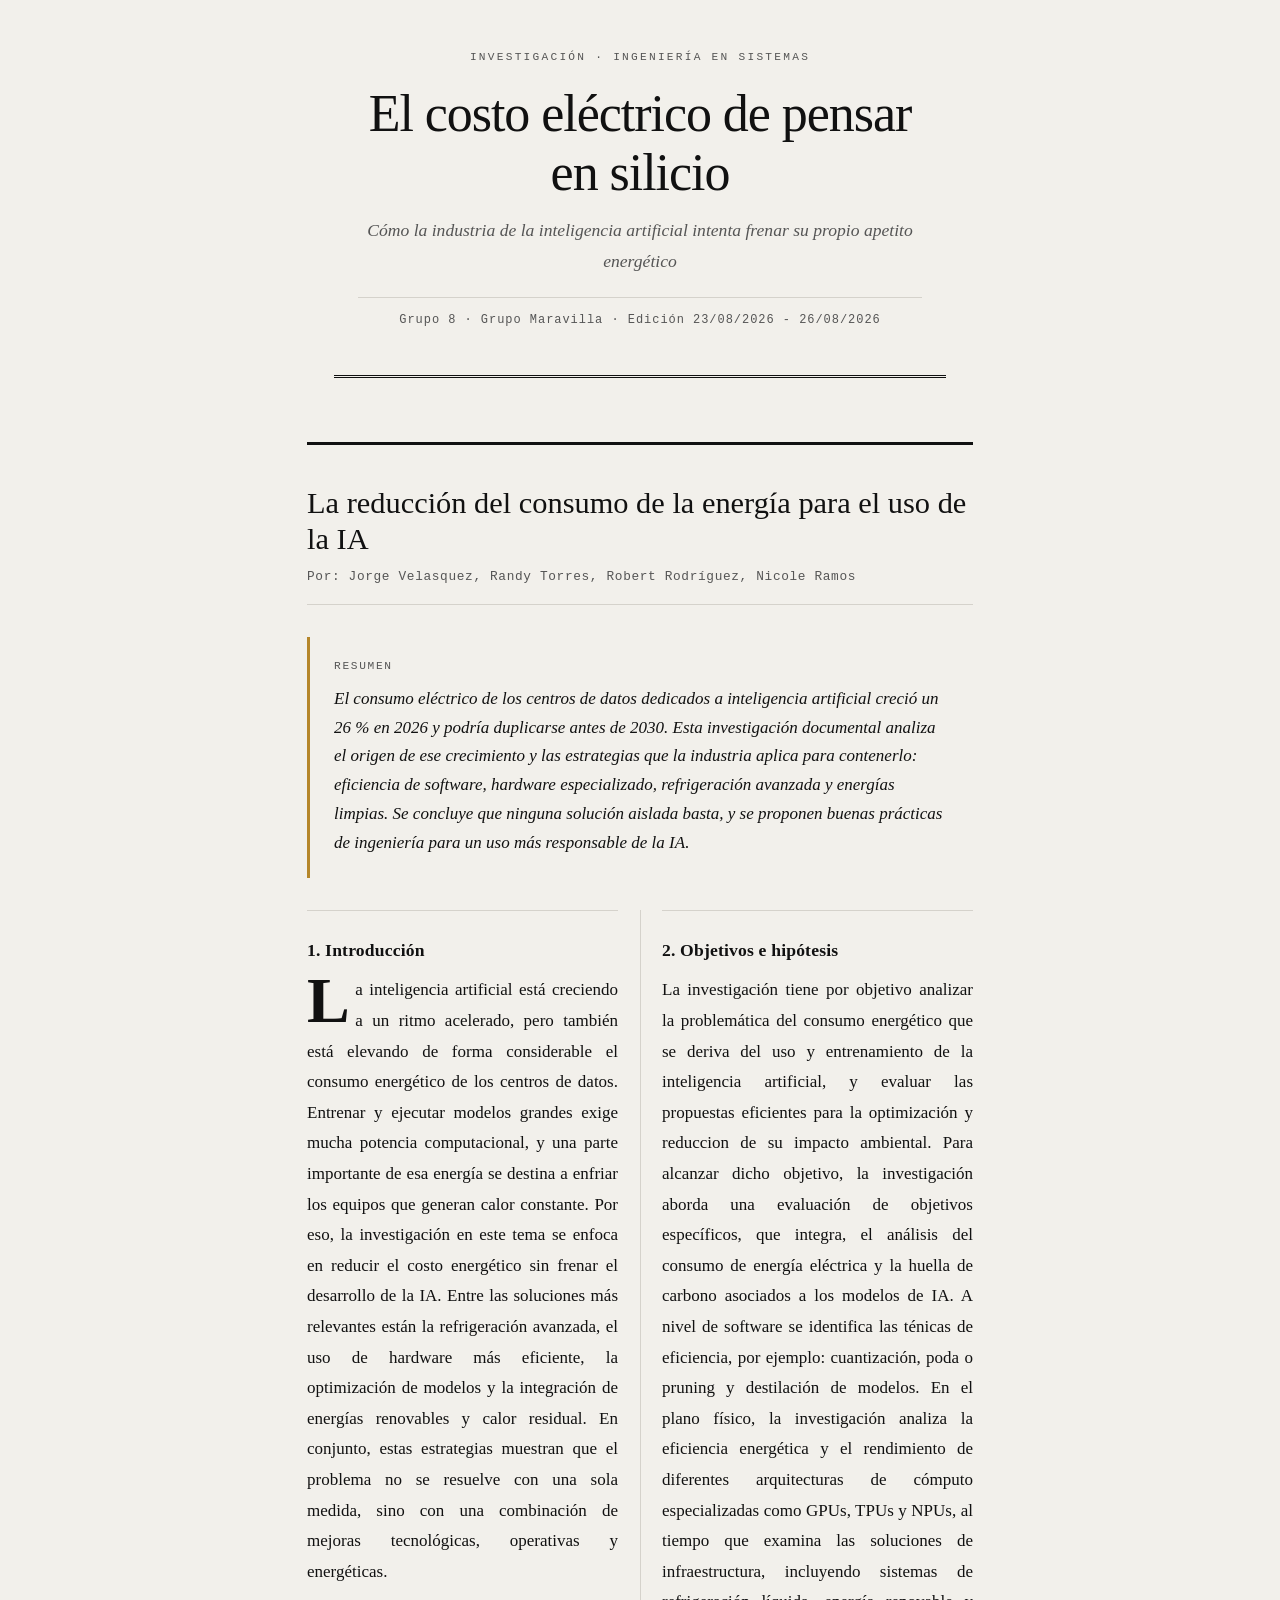
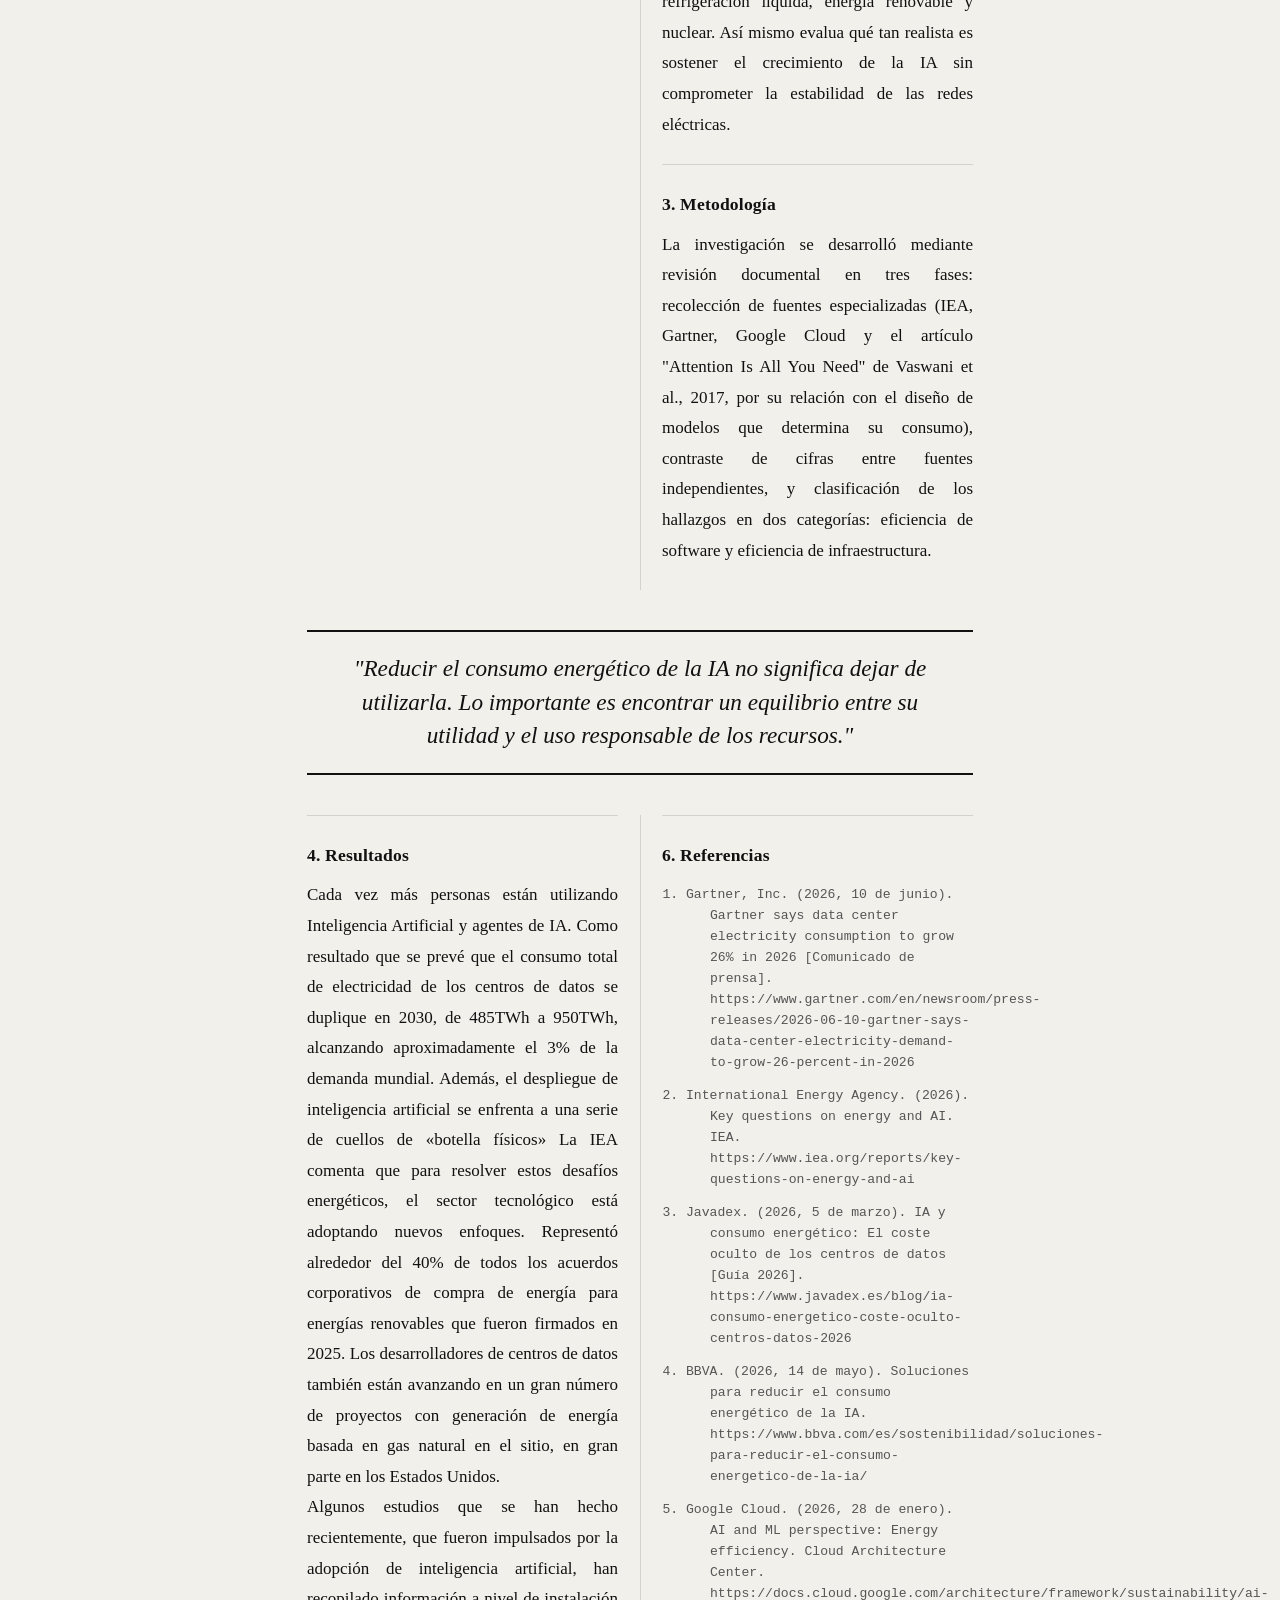
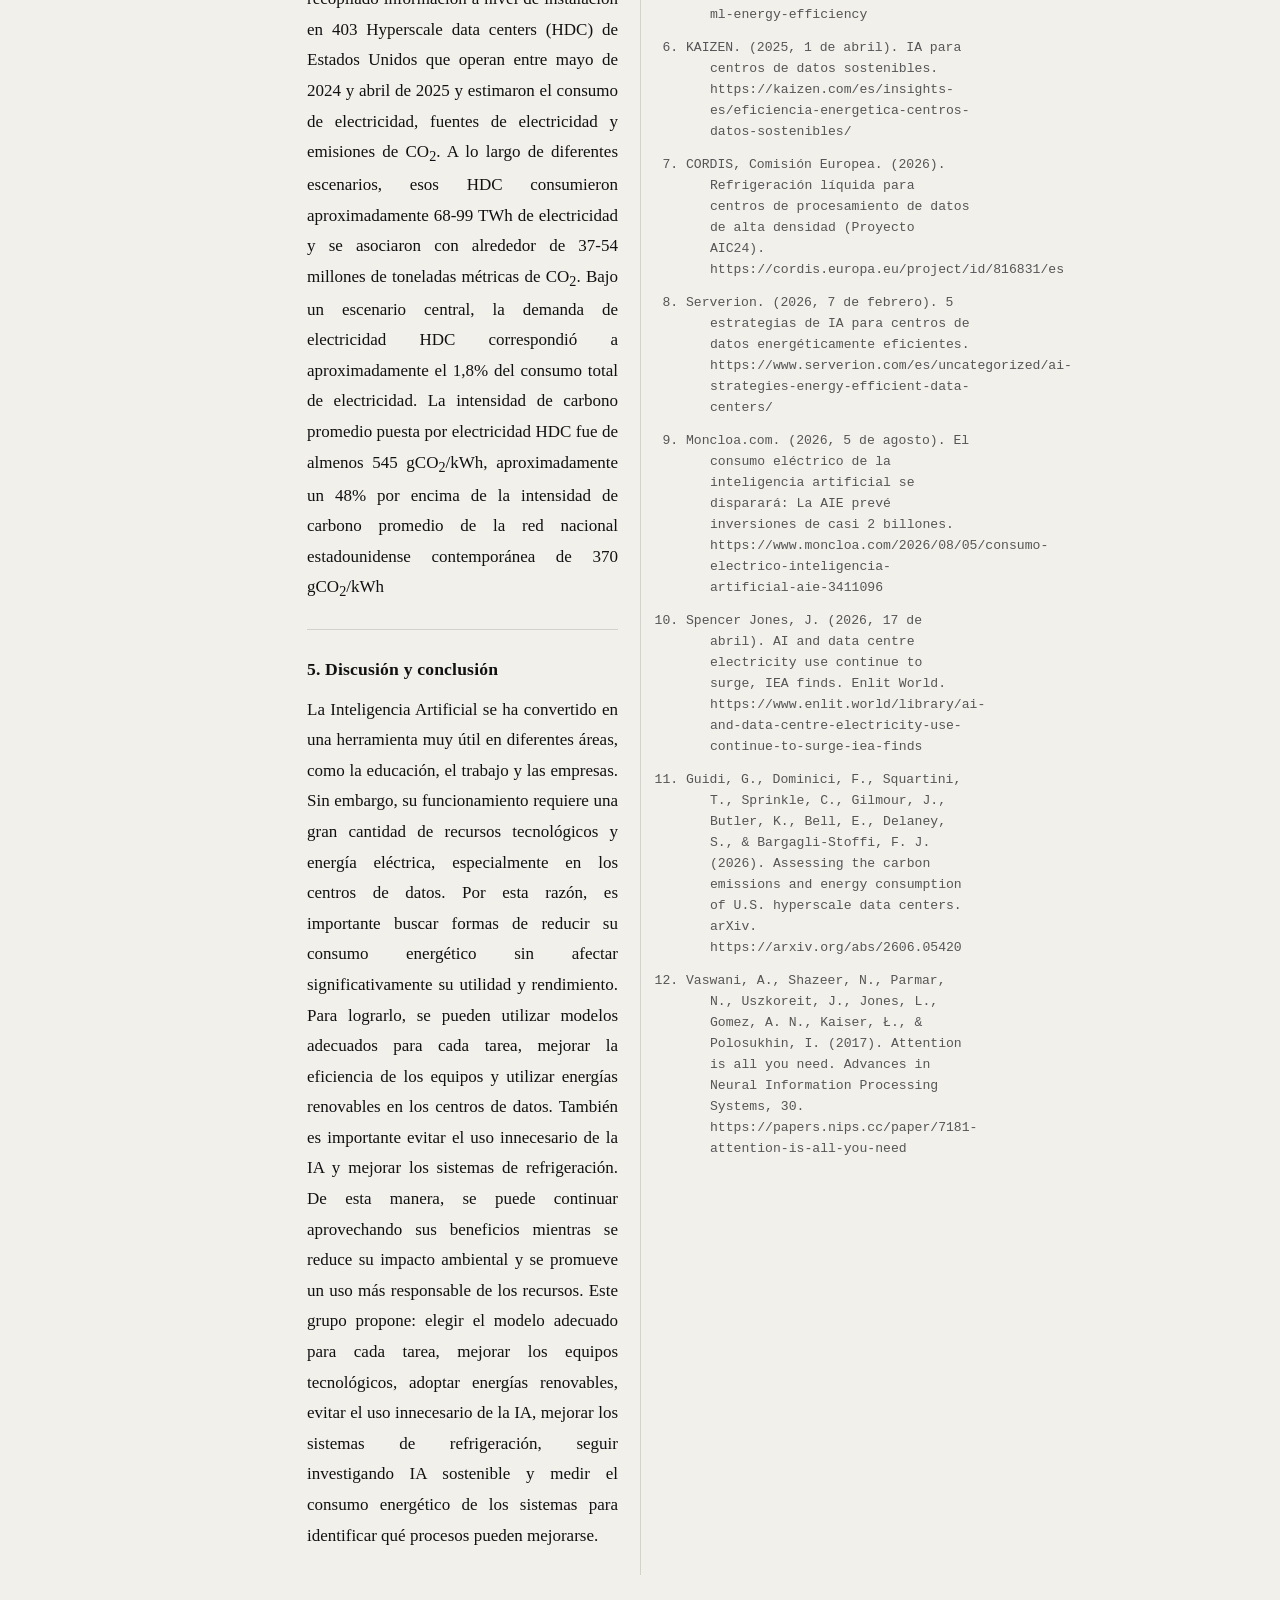
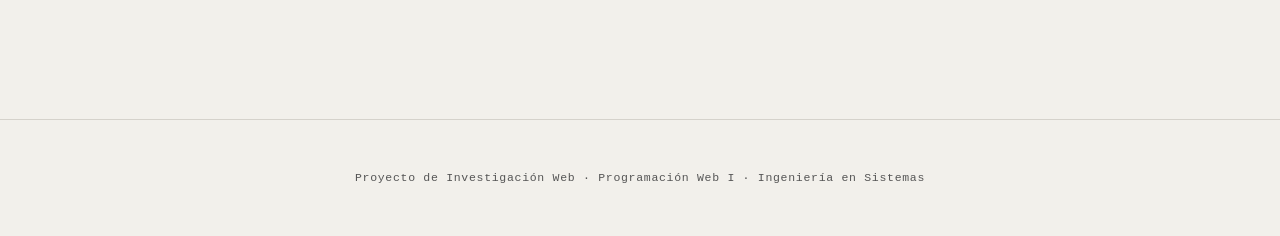
<file: grupos/grupo-08-reduccion-energia/index.html>
<!-- Descargue esta revista cientifica completa-->
<!DOCTYPE html>
<html lang="es">
<head>
  <meta charset="UTF-8">
  <meta name="viewport" content="width=device-width, initial-scale=1.0">
  <title>La reducción del consumo de la energía para el uso de la IA — Revista de Investigación</title>
  <link rel="stylesheet" href="css/estilos.css">
</head>
<body>

  <!-- ENCABEZADO — igual que en el formato entrevista -->
  <header class="revista__header">
    <span class="revista__eyebrow">Investigación · Ingeniería en Sistemas</span>
    <!--Trabajo en Equipo-->
    <h1 class="revista__titulo">El costo eléctrico de pensar en silicio</h1>
    <!--Trabajo en Equipo-->
    <p class="revista__subtitulo">Cómo la industria de la inteligencia artificial intenta frenar su propio apetito energético</p>
    <p class="revista__meta">
      Grupo 8 · Grupo Maravilla · Edición 23/08/2026 - 26/08/2026
    </p>
  </header>

  <main>

    <!-- UN SOLO <article class="articulo"> por grupo (a diferencia del
         formato entrevista, aquí todos los integrantes firman un
         mismo artículo, como autores). -->
    <article class="articulo">

      <h2 class="articulo__titulo">La reducción del consumo de la energía para el uso de la IA</h2>
      <p class="articulo__autores">
        Por: Jorge Velasquez, Randy Torres, Robert Rodríguez, Nicole Ramos
      </p>

      <!--Robert Rodríguez-->
      <!-- Resumen / Abstract -->
      <div class="articulo__resumen">
        <span class="articulo__resumen-titulo">Resumen</span>
        <p>
          El consumo eléctrico de los centros de datos dedicados a inteligencia artificial creció un 26 % en 2026 y podría duplicarse antes de 2030.
          Esta investigación documental analiza el origen de ese crecimiento y las estrategias que la industria aplica para contenerlo: eficiencia de software, hardware especializado, refrigeración avanzada y energías limpias.
          Se concluye que ninguna solución aislada basta, y se proponen buenas prácticas de ingeniería para un uso más responsable de la IA.
        </p>
      </div>

      <!-- El contenedor .articulo__cuerpo activa columnas tipo revista
           en pantallas grandes y el drop cap automático. No lo quiten. -->
      <div class="articulo__cuerpo">

        <!--Jorge Velasquez-->
        <!-- 1. Introducción -->
        <section class="seccion">
          <h3 class="seccion__titulo">1. Introducción</h3>
          <p class="seccion__texto">
            La inteligencia artificial está creciendo a un ritmo acelerado, pero también está elevando de forma considerable el consumo energético de los centros de datos. Entrenar y ejecutar modelos grandes exige mucha potencia computacional, y una parte importante de esa energía se destina a enfriar los equipos que generan calor constante.
            Por eso, la investigación en este tema se enfoca en reducir el costo energético sin frenar el desarrollo de la IA. Entre las soluciones más relevantes están la refrigeración avanzada, el uso de hardware más eficiente, la optimización de modelos y la integración de energías renovables y calor residual.
            En conjunto, estas estrategias muestran que el problema no se resuelve con una sola medida, sino con una combinación de mejoras tecnológicas, operativas y energéticas.
          </p>
        </section>

        <!--Randy Torres-->
        <!-- 2. Objetivos e hipótesis -->
        <section class="seccion">
          <h3 class="seccion__titulo">2. Objetivos e hipótesis</h3>
          <p class="seccion__texto">
            La investigación tiene por objetivo analizar la problemática del consumo energético que se deriva del uso y entrenamiento de
            la inteligencia artificial, y evaluar las propuestas eficientes para la optimización y reduccion de su impacto ambiental.
            Para alcanzar dicho objetivo, la investigación aborda una evaluación de objetivos específicos, que integra, el análisis del consumo
            de energía eléctrica y la huella de carbono asociados a los modelos de IA. A nivel de software se identifica las ténicas de eficiencia, por ejemplo:
            cuantización, poda o pruning y destilación de modelos. En el plano físico, la investigación analiza la eficiencia energética y el rendimiento 
            de diferentes arquitecturas de cómputo especializadas como GPUs, TPUs y NPUs, al tiempo que examina las soluciones de infraestructura, 
            incluyendo sistemas de refrigeración líquida, energía renovable y nuclear. Así mismo evalua qué tan realista es sostener el crecimiento de la IA sin 
            comprometer la estabilidad de las redes eléctricas. 
          </p>
        </section>

        <!--Robert Rodríguez-->
        <!-- 3. Metodología -->
        <section class="seccion">
          <h3 class="seccion__titulo">3. Metodología</h3>
          <p class="seccion__texto">
           La investigación se desarrolló mediante revisión documental en tres fases: 
           recolección de fuentes especializadas (IEA, Gartner, Google Cloud y el artículo "Attention Is All You Need" de Vaswani et al., 2017, 
           por su relación con el diseño de modelos que determina su consumo), contraste de cifras entre fuentes independientes, y clasificación de los hallazgos en dos categorías: eficiencia de software y eficiencia de infraestructura. 
          </p>
        </section>

        <!--Trabajo en Equipo-->
        <!-- Cita destacada opcional: rompe las dos columnas automáticamente -->
        <blockquote class="destacado">
          "Reducir el consumo energético de la IA no significa dejar de utilizarla. 
          Lo importante es encontrar un equilibrio entre su utilidad y el uso responsable de los recursos."
        </blockquote>

        <!--Randy Torres-->
        <!-- 4. Resultados -->
        <section class="seccion">
          <h3 class="seccion__titulo">4. Resultados</h3>
          <p class="seccion__texto">
             Cada vez más personas están utilizando Inteligencia Artificial y agentes de IA. 
            Como resultado que se prevé que el consumo total de electricidad de los centros de datos se duplique en 2030, 
            de 485TWh a 950TWh, alcanzando aproximadamente el 3% de la demanda mundial. Además, el despliegue de inteligencia 
            artificial se enfrenta a una serie de cuellos de &laquo;botella físicos&raquo;
            La IEA comenta que para resolver estos desafíos energéticos, el sector tecnológico está adoptando nuevos enfoques. 
            Representó alrededor del 40% de todos los acuerdos corporativos de compra de energía para energías renovables que fueron firmados en 2025. 
            Los desarrolladores de centros de datos también están avanzando en un gran número de proyectos con generación de 
            energía basada en gas natural en el sitio, en gran parte en los Estados Unidos. <br>

            Algunos estudios que se han hecho recientemente, que fueron impulsados por la adopción de inteligencia artificial, 
            han recopilado información a nivel de instalación en 403 Hyperscale data centers (HDC) de Estados Unidos que operan entre mayo de 2024 y 
            abril de 2025 y estimaron el consumo de electricidad, fuentes de electricidad y emisiones de CO<sub>2</sub>. A lo largo de diferentes escenarios, 
            esos HDC consumieron aproximadamente 68-99 TWh de electricidad y se asociaron con alrededor de 37-54 millones de toneladas métricas de CO<sub>2</sub>. 
            Bajo un escenario central, la demanda de electricidad HDC correspondió a aproximadamente el 1,8% del consumo total de electricidad. 
            La intensidad de carbono promedio puesta por electricidad HDC fue de almenos 545 gCO<sub>2</sub>/kWh, aproximadamente un 48% por encima de la intensidad de 
            carbono promedio de la red nacional estadounidense contemporánea de 370 gCO<sub>2</sub>/kWh
          </p>
        </section>

        <!--Nicole Ramos-->
        <!-- 5. Discusión y conclusión -->
        <section class="seccion">
          <h3 class="seccion__titulo">5. Discusión y conclusión</h3>
          <p class="seccion__texto">
          La Inteligencia Artificial se ha convertido en una herramienta muy útil en diferentes áreas, como la educación, el trabajo y las empresas. 
          Sin embargo, su funcionamiento requiere una gran cantidad de recursos tecnológicos y energía eléctrica, especialmente en los centros de datos. 
          Por esta razón, es importante buscar formas de reducir su consumo energético sin afectar significativamente su utilidad y rendimiento.
          Para lograrlo, se pueden utilizar modelos adecuados para cada tarea, mejorar la eficiencia de los equipos y utilizar energías renovables en los centros de datos. 
          También es importante evitar el uso innecesario de la IA y mejorar los sistemas de refrigeración. De esta manera, se puede continuar aprovechando sus beneficios mientras se reduce su impacto ambiental y se promueve un uso más responsable de los recursos.
          Este grupo propone: elegir el modelo adecuado para cada tarea, mejorar los equipos tecnológicos, adoptar energías renovables, evitar el uso innecesario de la IA, mejorar los sistemas de refrigeración, seguir investigando IA sostenible y medir el consumo energético de los sistemas para identificar qué procesos pueden mejorarse.
          </p>
        </section>

        <!--Trabajo en Equipo-->
        <!-- 6. Referencias -->
        <section class="seccion">
          <h3 class="seccion__titulo">6. Referencias</h3>
          <ol class="referencias">
            <li>Gartner, Inc. (2026, 10 de junio). Gartner says data center electricity consumption to grow 26% in 2026 [Comunicado de prensa]. https://www.gartner.com/en/newsroom/press-releases/2026-06-10-gartner-says-data-center-electricity-demand-to-grow-26-percent-in-2026</li>
            <li>International Energy Agency. (2026). Key questions on energy and AI. IEA. https://www.iea.org/reports/key-questions-on-energy-and-ai</li>
            <li>Javadex. (2026, 5 de marzo). IA y consumo energético: El coste oculto de los centros de datos [Guía 2026]. https://www.javadex.es/blog/ia-consumo-energetico-coste-oculto-centros-datos-2026</li>
            <li>BBVA. (2026, 14 de mayo). Soluciones para reducir el consumo energético de la IA. https://www.bbva.com/es/sostenibilidad/soluciones-para-reducir-el-consumo-energetico-de-la-ia/</li>
            <li>Google Cloud. (2026, 28 de enero). AI and ML perspective: Energy efficiency. Cloud Architecture Center. https://docs.cloud.google.com/architecture/framework/sustainability/ai-ml-energy-efficiency</li>
            <li>KAIZEN. (2025, 1 de abril). IA para centros de datos sostenibles. https://kaizen.com/es/insights-es/eficiencia-energetica-centros-datos-sostenibles/</li>
            <li>CORDIS, Comisión Europea. (2026). Refrigeración líquida para centros de procesamiento de datos de alta densidad (Proyecto AIC24). https://cordis.europa.eu/project/id/816831/es</li>
            <li>Serverion. (2026, 7 de febrero). 5 estrategias de IA para centros de datos energéticamente eficientes. https://www.serverion.com/es/uncategorized/ai-strategies-energy-efficient-data-centers/</li>
            <li>Moncloa.com. (2026, 5 de agosto). El consumo eléctrico de la inteligencia artificial se disparará: La AIE prevé inversiones de casi 2 billones. https://www.moncloa.com/2026/08/05/consumo-electrico-inteligencia-artificial-aie-3411096</li>
            <li>Spencer Jones, J. (2026, 17 de abril). AI and data centre electricity use continue to surge, IEA finds. Enlit World. https://www.enlit.world/library/ai-and-data-centre-electricity-use-continue-to-surge-iea-finds</li>
            <li>Guidi, G., Dominici, F., Squartini, T., Sprinkle, C., Gilmour, J., Butler, K., Bell, E., Delaney, S., & Bargagli-Stoffi, F. J. (2026). Assessing the carbon emissions and energy consumption of U.S. hyperscale data centers. arXiv. https://arxiv.org/abs/2606.05420</li>
            <li>Vaswani, A., Shazeer, N., Parmar, N., Uszkoreit, J., Jones, L., Gomez, A. N., Kaiser, Ł., & Polosukhin, I. (2017). Attention is all you need. Advances in Neural Information Processing Systems, 30. https://papers.nips.cc/paper/7181-attention-is-all-you-need</li>
          </ol>
        </section>

      </div>

    </article>

  </main>

  <footer>
    Proyecto de Investigación Web · Programación Web I · Ingeniería en Sistemas
  </footer>

</body>
</html>
</file>
<file: grupos/Grupo 4 - Derecho a reparar e IA/css/estilos.css>
/* ============================================================
   REVISTA DE INVESTIGACIÓN — Hoja de estilos base
   No eliminen las variables de :root ni las clases
   .revista__  /  .entrevista__  /  .etapa  /  .articulo__  /  .seccion
   Pueden AGREGAR reglas al final del archivo.
   ============================================================ */

/* ---------- Tokens de diseño ---------- */

:root {
  /* Paleta */
  --color-fondo:        #F2F0EB;   /* papel ligeramente cálido, evita el blanco puro */
  --color-papel:        #FAFAF8;   /* fondo de cada artículo */
  --color-tinta:        #111111;   /* texto principal — contraste máximo */
  --color-tinta-suave:  #555555;   /* metadatos, pies de foto, etiquetas */
  --color-acento:       #B5862A;   /* borde decorativo, anillo de foto */
  --color-acento-texto: #7A5511;   /* mismo tono, más oscuro — contraste WCAG AA */
  --color-acento-2:     #1A4D6B;   /* citas, enlaces */
  --color-linea:        #D5D2CB;   /* separadores internos */
  --color-regla:        #111111;   /* líneas negras de cabecera */

  /* Tipografía */
  --fuente-titulo: Georgia, 'Times New Roman', serif;
  --fuente-texto:  Georgia, 'Times New Roman', serif;  /* cuerpo también en serif = estilo editorial */
  --fuente-meta:   'Courier New', Courier, monospace;
}

/* ---------- Reset mínimo ---------- */

* {
  box-sizing: border-box;
}

html {
  scroll-behavior: smooth;
}

body {
  margin: 0;
  background-color: var(--color-fondo);
  color: var(--color-tinta);
  font-family: var(--fuente-texto);
  font-size: 1.0625rem;   /* 17px — legibilidad óptima en pantalla */
  line-height: 1.75;
}

img {
  max-width: 100%;
  height: auto;
  display: block;
}

a {
  color: var(--color-acento-2);
  text-decoration: underline;
  text-underline-offset: 3px;
}

/* ---------- Contenedor principal ---------- */

main {
  max-width: 72ch;    /* anchura basada en caracteres: ~66-72ch es el estándar editorial */
  margin: 0 auto;
  padding: 0 1.5rem 5rem;
}

/* ============================================================
   CABECERA DE LA REVISTA
   ============================================================ */

.revista__header {
  max-width: 72ch;
  margin: 0 auto;
  padding: 3rem 1.5rem 2rem;
  text-align: center;
  border-bottom: 3px double var(--color-regla);  /* doble línea = convención tipográfica editorial */
}

.revista__eyebrow {
  display: block;
  font-family: var(--fuente-meta);
  font-size: 0.7rem;
  letter-spacing: 0.2em;
  text-transform: uppercase;
  color: var(--color-tinta-suave);
  margin-bottom: 1rem;
}

.revista__titulo {
  font-family: var(--fuente-titulo);
  font-size: clamp(2rem, 5vw, 3.25rem);
  font-weight: normal;       /* los títulos de revista tipográficamente son weight normal en serif */
  line-height: 1.15;
  margin: 0 0 0.75rem;
  letter-spacing: -0.02em;
}

.revista__subtitulo {
  font-family: var(--fuente-titulo);
  font-style: italic;
  font-size: 1.1rem;
  color: var(--color-tinta-suave);
  margin: 0 0 1.25rem;
}

.revista__meta {
  font-family: var(--fuente-meta);
  font-size: 0.75rem;
  letter-spacing: 0.08em;
  color: var(--color-tinta-suave);
  border-top: 1px solid var(--color-linea);
  padding-top: 0.75rem;
  display: block;
}

/* ============================================================
   BLOQUE DE ENTREVISTA — un <article class="entrevista"> por integrante
   ============================================================ */

.entrevista {
  margin-top: 4rem;
  padding-top: 2.5rem;
  border-top: 3px solid var(--color-regla);
}

/* Encabezado del integrante */
.entrevista__encabezado {
  display: flex;
  gap: 1.5rem;
  align-items: flex-start;
  margin-bottom: 2rem;
}

.entrevista__foto {
  flex-shrink: 0;
  margin: 0;
}

.entrevista__foto img {
  width: 96px;
  height: 120px;             /* retrato rectangular — convención fotográfica editorial */
  object-fit: cover;
  object-position: top center;
  display: block;
  border: 1px solid var(--color-linea);
}

.entrevista__nombre {
  font-family: var(--fuente-titulo);
  font-size: 1.5rem;
  font-weight: normal;
  margin: 0 0 0.2rem;
  line-height: 1.2;
}

.entrevista__rol {
  font-family: var(--fuente-meta);
  font-size: 0.72rem;
  letter-spacing: 0.1em;
  text-transform: uppercase;
  color: var(--color-acento-texto);
  display: block;
  margin-top: 0.4rem;
}

/* ---------- Cuerpo editorial (columnas + drop cap) ---------- */

.entrevista__cuerpo {
  margin-top: 0.5rem;
}

/* ============================================================
   ETAPAS DEL MÉTODO CIENTÍFICO
   ============================================================ */

.etapa {
  padding: 1.5rem 0;
  border-top: 1px solid var(--color-linea);
  break-inside: avoid;
}

.etapa__numero {
  font-family: var(--fuente-meta);
  font-size: 0.7rem;
  letter-spacing: 0.15em;
  text-transform: uppercase;
  color: var(--color-tinta-suave);
  display: block;
  margin-bottom: 0.3rem;
}

.etapa__pregunta {
  font-family: var(--fuente-titulo);
  font-style: italic;
  font-size: 1.05rem;
  font-weight: normal;
  color: var(--color-tinta);
  margin: 0 0 0.75rem;
  line-height: 1.4;
}

.etapa__respuesta {
  margin: 0;
  color: var(--color-tinta);    /* texto principal en tinta plena, no gris */
  line-height: 1.8;             /* interlineado generoso para lectura larga */
  text-align: justify;
  hyphens: auto;
  -webkit-hyphens: auto;
}

/* ---------- Cita destacada (pull quote) ---------- */

.destacado {
  margin: 2.5rem 0;
  padding: 1.25rem 2rem;
  border-top: 2px solid var(--color-regla);
  border-bottom: 2px solid var(--color-regla);
  font-family: var(--fuente-titulo);
  font-style: italic;
  font-size: 1.45rem;
  line-height: 1.45;
  color: var(--color-tinta);
  text-align: center;
  column-span: all;   /* rompe columnas cuando está dentro de .entrevista__cuerpo */
}

/* ---------- Letra capital — primera respuesta ---------- */

.entrevista__cuerpo .etapa:first-of-type .etapa__respuesta::first-letter {
  font-family: var(--fuente-titulo);
  font-size: 4rem;
  font-weight: bold;
  float: left;
  line-height: 0.78;
  padding: 0.05rem 0.35rem 0 0;
  color: var(--color-tinta);
}

/* ---------- Accesibilidad: foco visible ---------- */

a:focus-visible,
button:focus-visible,
[tabindex]:focus-visible {
  outline: 3px solid var(--color-acento-2);
  outline-offset: 3px;
  border-radius: 2px;
}

/* ---------- Pie de página ---------- */

footer {
  text-align: center;
  padding: 3rem 1.5rem;
  font-family: var(--fuente-meta);
  font-size: 0.72rem;
  letter-spacing: 0.06em;
  color: var(--color-tinta-suave);
  border-top: 1px solid var(--color-linea);
  margin-top: 4rem;
}

/* ============================================================
   FORMATO ARTÍCULO CIENTÍFICO — alternativa a .entrevista
   Misma paleta, tipografía y sistema de columnas/impresión.
   ============================================================ */

.articulo {
  margin-top: 4rem;
  padding-top: 2.5rem;
  border-top: 3px solid var(--color-regla);
}

.articulo__titulo {
  font-family: var(--fuente-titulo);
  font-size: 1.9rem;
  font-weight: normal;
  line-height: 1.2;
  margin: 0 0 0.5rem;
}

.articulo__autores {
  font-family: var(--fuente-meta);
  font-size: 0.8rem;
  letter-spacing: 0.05em;
  color: var(--color-tinta-suave);
  margin: 0 0 2rem;
  border-bottom: 1px solid var(--color-linea);
  padding-bottom: 1rem;
}

/* Resumen / Abstract */
.articulo__resumen {
  margin-bottom: 2rem;
  padding: 1.25rem 1.5rem;
  border-left: 3px solid var(--color-acento);
  background-color: transparent;
}

.articulo__resumen-titulo {
  font-family: var(--fuente-meta);
  font-size: 0.7rem;
  text-transform: uppercase;
  letter-spacing: 0.15em;
  color: var(--color-tinta-suave);
  display: block;
  margin-bottom: 0.5rem;
}

.articulo__resumen p {
  font-style: italic;
  color: var(--color-tinta);
  margin: 0;
  line-height: 1.7;
}

.articulo__cuerpo {
  margin-top: 0.5rem;
}

/* Drop cap para la primera sección del artículo */
.articulo__cuerpo .seccion:first-of-type .seccion__texto::first-letter {
  font-family: var(--fuente-titulo);
  font-size: 4rem;
  font-weight: bold;
  float: left;
  line-height: 0.78;
  padding: 0.05rem 0.35rem 0 0;
  color: var(--color-tinta);
}

.seccion {
  padding: 1.5rem 0;
  border-top: 1px solid var(--color-linea);
  break-inside: avoid;
}

.seccion__titulo {
  font-family: var(--fuente-titulo);
  font-size: 1.1rem;
  font-weight: bold;
  letter-spacing: 0.01em;
  margin: 0 0 0.6rem;
}

.seccion__texto {
  margin: 0;
  color: var(--color-tinta);
  line-height: 1.8;
  text-align: justify;
  hyphens: auto;
  -webkit-hyphens: auto;
}

/* Referencias bibliográficas */
.referencias {
  font-family: var(--fuente-meta);
  font-size: 0.82rem;
  color: var(--color-tinta-suave);
  padding-left: 1.5rem;
  line-height: 1.6;
}

.referencias li {
  margin-bottom: 0.75rem;
  text-indent: -1.5rem;
  padding-left: 1.5rem;
}

/* ============================================================
   RESPONSIVE — pantallas medianas y grandes
   ============================================================ */

@media (min-width: 760px) {
  main {
    max-width: 84ch;    /* columnas dobles necesitan más ancho */
  }

  /* Columnas tipo revista en el cuerpo de entrevista */
  .entrevista__cuerpo {
    column-count: 2;
    column-gap: 2.75rem;
    column-rule: 1px solid var(--color-linea);
  }

  /* Columnas para el artículo científico */
  .articulo__cuerpo {
    column-count: 2;
    column-gap: 2.75rem;
    column-rule: 1px solid var(--color-linea);
  }
}

/* Móvil pequeño */
@media (max-width: 480px) {
  .entrevista__encabezado {
    flex-direction: column;
  }

  .entrevista__foto img {
    width: 80px;
    height: 100px;
  }

  .entrevista__cuerpo .etapa:first-of-type .etapa__respuesta::first-letter {
    font-size: 3rem;
  }
}

/* ============================================================
   IMPRESIÓN / EXPORTAR A PDF
   ============================================================ */

@media print {
  body {
    background: #FFFFFF;
    font-size: 10.5pt;
    line-height: 1.6;
  }

  main {
    max-width: 100%;
    padding: 0;
  }

  .entrevista,
  .articulo {
    border-top: 2pt solid #000000;
    margin-top: 2.5rem;
    padding-top: 1.5rem;
  }

  .entrevista__cuerpo,
  .articulo__cuerpo {
    column-count: 2;
    column-gap: 2rem;
  }

  .revista__header {
    border-bottom: 2pt double #000000;
  }

  footer {
    display: none;
  }

  a {
    color: #000000;
    text-decoration: none;
  }

  a[href]::after {
    content: " (" attr(href) ")";
    font-size: 0.75em;
    color: #555555;
  }
}

/* ============================================================
   PERSONALIZACIÓN DEL GRUPO
   Paleta y tipografías seleccionadas para el artículo de IA
   ============================================================ */

:root {
  /* Paleta seleccionada */
  --color-fondo: #E6EEC9;
  --color-papel: #FFFFFF;
  --color-tinta: #263536;
  --color-tinta-suave: #5D6F68;

  --color-acento: #C2D099;
  --color-acento-texto: #52735E;
  --color-acento-2: #35858E;

  --color-linea: #C2D099;
  --color-regla: #35858E;

  /* Tipografías seleccionadas */
  --fuente-titulo: 'Abril Fatface', Georgia, serif;
  --fuente-texto: 'Josefin Sans', Arial, sans-serif;
  --fuente-meta: 'Josefin Sans', Arial, sans-serif;
}


/* Papel del artículo */

main {
  background-color: var(--color-papel);
}


/* Cabecera */

.revista__header {
  background-color: var(--color-papel);
}

.revista__eyebrow {
  color: #35858E;
  font-weight: 700;
}

.revista__titulo {
  color: #35858E;
}

.revista__subtitulo {
  color: #52735E;
}

.revista__meta {
  color: #5D6F68;
}


/* Artículo */

.articulo__titulo {
  color: #35858E;
}

.articulo__autores {
  color: #52735E;
}


/* Resumen */

.articulo__resumen {
  border-left-color: #7DA78C;
  background-color: rgba(230, 238, 201, 0.35);
}

.articulo__resumen-titulo {
  color: #35858E;
  font-weight: 700;
}


/* Secciones */

.seccion__titulo {
  color: #35858E;
}

.seccion {
  border-top-color: #C2D099;
}


/* Primera letra del artículo */

.articulo__cuerpo .seccion:first-of-type
.seccion__texto::first-letter {
  color: #35858E;
}


/* Cita destacada */

.destacado {
  border-top-color: #7DA78C;
  border-bottom-color: #7DA78C;
  color: #35858E;
  background-color: rgba(194, 208, 153, 0.18);
}


/* Referencias */

.referencias {
  color: #5D6F68;
}


/* Enlaces */

a {
  color: #35858E;
}


/* Selección de texto */

::selection {
  background-color: #C2D099;
  color: #263536;
}
</file>
<file: grupos/grupo-05-redes-6g/css/estilos.css>
/* ============================================================
   REVISTA DE INVESTIGACIÓN — Hoja de estilos base
   No eliminen las variables de :root ni las clases
   .revista__  /  .entrevista__  /  .etapa  /  .articulo__  /  .seccion
   Pueden AGREGAR reglas al final del archivo. 
   ============================================================ */

/* ---------- Tokens de diseño ---------- */

:root {
  /* Paleta */
  --color-fondo:        #F2F0EB;   /* papel ligeramente cálido, evita el blanco puro */
  --color-papel:        #E6EEC9;   /* fondo de cada artículo */
  --color-tinta:        #111111;   /* texto principal — contraste máximo */
  --color-tinta-suave:  #555555;   /* metadatos, pies de foto, etiquetas */
  --color-acento:       #7DA78C;   /* borde decorativo, anillo de foto */
  --color-acento-texto: #7A5511;   /* mismo tono, más oscuro — contraste WCAG AA */
  --color-acento-2:     #1A4D6B;   /* citas, enlaces */
  --color-linea:        #D5D2CB;   /* separadores internos */
  --color-regla:        #111111;   /* líneas negras de cabecera */

  /* Tipografía */
  --fuente-titulo: Georgia, 'Times New Roman', serif;
  --fuente-texto:  Georgia, 'Times New Roman', serif;  /* cuerpo también en serif = estilo editorial */
  --fuente-meta:   'Courier New', Courier, monospace;
}

/* ---------- Reset mínimo ---------- */

* {
  box-sizing: border-box;
}

html {
  scroll-behavior: smooth;
}

body {
  margin: 0;
  background-color: var(--color-fondo);
  color: var(--color-tinta);
  font-family: var(--fuente-texto);
  font-size: 1.0625rem;   /* 17px — legibilidad óptima en pantalla */
  line-height: 1.75;
}

img {
  max-width: 100%;
  height: auto;
  display: block;
}

a {
  color: var(--color-acento-2);
  text-decoration: underline;
  text-underline-offset: 3px;
}

/* ---------- Contenedor principal ---------- */

main {
  max-width: 72ch;    /* anchura basada en caracteres: ~66-72ch es el estándar editorial */
  margin: 0 auto;
  padding: 0 1.5rem 5rem;
}

/* ============================================================
   CABECERA DE LA REVISTA
   ============================================================ */

.revista__header {
  max-width: 72ch;
  margin: 0 auto;
  padding: 3rem 1.5rem 2rem;
  text-align: center;
  border-bottom: 3px double var(--color-regla);  /* doble línea = convención tipográfica editorial */
}

.revista__eyebrow {
  display: block;
  font-family: var(--fuente-meta);
  font-size: 0.7rem;
  letter-spacing: 0.2em;
  text-transform: uppercase;
  color: var(--color-tinta-suave);
  margin-bottom: 1rem;
}

.revista__titulo {
  font-family: var(--fuente-titulo);
  font-size: clamp(2rem, 5vw, 3.25rem);
  font-weight: normal;       /* los títulos de revista tipográficamente son weight normal en serif */
  line-height: 1.15;
  margin: 0 0 0.75rem;
  letter-spacing: -0.02em;
}

.revista__subtitulo {
  font-family: var(--fuente-titulo);
  font-style: italic;
  font-size: 1.1rem;
  color: var(--color-tinta-suave);
  margin: 0 0 1.25rem;
}

.revista__meta {
  font-family: var(--fuente-meta);
  font-size: 0.75rem;
  letter-spacing: 0.08em;
  color: var(--color-tinta-suave);
  border-top: 1px solid var(--color-linea);
  padding-top: 0.75rem;
  display: block;
}

/* ============================================================
   BLOQUE DE ENTREVISTA — un <article class="entrevista"> por integrante
   ============================================================ */

.entrevista {
  margin-top: 4rem;
  padding-top: 2.5rem;
  border-top: 3px solid var(--color-regla);
}

/* Encabezado del integrante */
.entrevista__encabezado {
  display: flex;
  gap: 1.5rem;
  align-items: flex-start;
  margin-bottom: 2rem;
}

.entrevista__foto {
  flex-shrink: 0;
  margin: 0;
}

.entrevista__foto img {
  width: 96px;
  height: 120px;             /* retrato rectangular — convención fotográfica editorial */
  object-fit: cover;
  object-position: top center;
  display: block;
  border: 1px solid var(--color-linea);
}

.entrevista__nombre {
  font-family: var(--fuente-titulo);
  font-size: 1.5rem;
  font-weight: normal;
  margin: 0 0 0.2rem;
  line-height: 1.2;
}

.entrevista__rol {
  font-family: var(--fuente-meta);
  font-size: 0.72rem;
  letter-spacing: 0.1em;
  text-transform: uppercase;
  color: var(--color-acento-texto);
  display: block;
  margin-top: 0.4rem;
}

/* ---------- Cuerpo editorial (columnas + drop cap) ---------- */

.entrevista__cuerpo {
  margin-top: 0.5rem;
}

/* ============================================================
   ETAPAS DEL MÉTODO CIENTÍFICO
   ============================================================ */

.etapa {
  padding: 1.5rem 0;
  border-top: 1px solid var(--color-linea);
  break-inside: avoid;
}

.etapa__numero {
  font-family: var(--fuente-meta);
  font-size: 0.7rem;
  letter-spacing: 0.15em;
  text-transform: uppercase;
  color: var(--color-tinta-suave);
  display: block;
  margin-bottom: 0.3rem;
}

.etapa__pregunta {
  font-family: var(--fuente-titulo);
  font-style: italic;
  font-size: 1.05rem;
  font-weight: normal;
  color: var(--color-tinta);
  margin: 0 0 0.75rem;
  line-height: 1.4;
}

.etapa__respuesta {
  margin: 0;
  color: var(--color-tinta);    /* texto principal en tinta plena, no gris */
  line-height: 1.8;             /* interlineado generoso para lectura larga */
  text-align: justify;
  hyphens: auto;
  -webkit-hyphens: auto;
}

/* ---------- Cita destacada (pull quote) ---------- */

.destacado {
  margin: 2.5rem 0;
  padding: 1.25rem 2rem;
  border-top: 2px solid var(--color-regla);
  border-bottom: 2px solid var(--color-regla);
  font-family: var(--fuente-titulo);
  font-style: italic;
  font-size: 1.45rem;
  line-height: 1.45;
  color: var(--color-tinta);
  text-align: center;
  column-span: all;   /* rompe columnas cuando está dentro de .entrevista__cuerpo */
}

/* ---------- Letra capital — primera respuesta ---------- */

.entrevista__cuerpo .etapa:first-of-type .etapa__respuesta::first-letter {
  font-family: var(--fuente-titulo);
  font-size: 4rem;
  font-weight: bold;
  float: left;
  line-height: 0.78;
  padding: 0.05rem 0.35rem 0 0;
  color: var(--color-tinta);
}

/* ---------- Accesibilidad: foco visible ---------- */

a:focus-visible,
button:focus-visible,
[tabindex]:focus-visible {
  outline: 3px solid var(--color-acento-2);
  outline-offset: 3px;
  border-radius: 2px;
}

/* ---------- Pie de página ---------- */

footer {
  text-align: center;
  padding: 3rem 1.5rem;
  font-family: var(--fuente-meta);
  font-size: 0.72rem;
  letter-spacing: 0.06em;
  color: var(--color-tinta-suave);
  border-top: 1px solid var(--color-linea);
  margin-top: 4rem;
}

/* ============================================================
   FORMATO ARTÍCULO CIENTÍFICO — alternativa a .entrevista
   Misma paleta, tipografía y sistema de columnas/impresión.
   ============================================================ */

.articulo {
  margin-top: 4rem;
  padding-top: 2.5rem;
  border-top: 3px solid var(--color-regla);
}

.articulo__titulo {
  font-family: var(--fuente-titulo);
  font-size: 1.9rem;
  font-weight: normal;
  line-height: 1.2;
  margin: 0 0 0.5rem;
}

.articulo__autores {
  font-family: var(--fuente-meta);
  font-size: 0.8rem;
  letter-spacing: 0.05em;
  color: var(--color-tinta-suave);
  margin: 0 0 2rem;
  border-bottom: 1px solid var(--color-linea);
  padding-bottom: 1rem;
}

/* Resumen / Abstract */
.articulo__resumen {
  margin-bottom: 2rem;
  padding: 1.25rem 1.5rem;
  border-left: 3px solid var(--color-acento);
  background-color: transparent;
}

.articulo__resumen-titulo {
  font-family: var(--fuente-meta);
  font-size: 0.7rem;
  text-transform: uppercase;
  letter-spacing: 0.15em;
  color: var(--color-tinta-suave);
  display: block;
  margin-bottom: 0.5rem;
}

.articulo__resumen p {
  font-style: italic;
  color: var(--color-tinta);
  margin: 0;
  line-height: 1.7;
}

.articulo__cuerpo {
  margin-top: 0.5rem;
}

/* Drop cap para la primera sección del artículo */
.articulo__cuerpo .seccion:first-of-type .seccion__texto::first-letter {
  font-family: var(--fuente-titulo);
  font-size: 4rem;
  font-weight: bold;
  float: left;
  line-height: 0.78;
  padding: 0.05rem 0.35rem 0 0;
  color: var(--color-tinta);
}

.seccion {
  padding: 1.5rem 0;
  border-top: 1px solid var(--color-linea);
  break-inside: avoid;
}

.seccion__titulo {
  font-family: var(--fuente-titulo);
  font-size: 1.1rem;
  font-weight: bold;
  letter-spacing: 0.01em;
  margin: 0 0 0.6rem;
}

.seccion__texto {
  margin: 0;
  color: var(--color-tinta);
  line-height: 1.8;
  text-align: justify;
  hyphens: auto;
  -webkit-hyphens: auto;
}

/* Referencias bibliográficas */
.referencias {
  font-family: var(--fuente-meta);
  font-size: 0.82rem;
  color: var(--color-tinta-suave);
  padding-left: 1.5rem;
  line-height: 1.6;
}

.referencias li {
  margin-bottom: 0.75rem;
  text-indent: -1.5rem;
  padding-left: 1.5rem;
}

/* ============================================================
   RESPONSIVE — pantallas medianas y grandes
   ============================================================ */

@media (min-width: 760px) {
  main {
    max-width: 84ch;    /* columnas dobles necesitan más ancho */
  }

  /* Columnas tipo revista en el cuerpo de entrevista */
  .entrevista__cuerpo {
    column-count: 2;
    column-gap: 2.75rem;
    column-rule: 1px solid var(--color-linea);
  }

  /* Columnas para el artículo científico */
  .articulo__cuerpo {
    column-count: 2;
    column-gap: 2.75rem;
    column-rule: 1px solid var(--color-linea);
  }
}

/* Móvil pequeño */
@media (max-width: 480px) {
  .entrevista__encabezado {
    flex-direction: column;
  }

  .entrevista__foto img {
    width: 80px;
    height: 100px;
  }

  .entrevista__cuerpo .etapa:first-of-type .etapa__respuesta::first-letter {
    font-size: 3rem;
  }
}

/* ============================================================
   IMPRESIÓN / EXPORTAR A PDF
   ============================================================ */

@media print {
  body {
    background: #FFFFFF;
    font-size: 10.5pt;
    line-height: 1.6;
  }

  main {
    max-width: 100%;
    padding: 0;
  }

  .entrevista,
  .articulo {
    border-top: 2pt solid #000000;
    margin-top: 2.5rem;
    padding-top: 1.5rem;
  }

  .entrevista__cuerpo,
  .articulo__cuerpo {
    column-count: 2;
    column-gap: 2rem;
  }

  .revista__header {
    border-bottom: 2pt double #000000;
  }

  footer {
    display: none;
  }

  a {
    color: #000000;
    text-decoration: none;
  }

  a[href]::after {
    content: " (" attr(href) ")";
    font-size: 0.75em;
    color: #555555;
  }
}
</file>
<file: grupos/grupo-08-reduccion-energia/css/estilos.css>
﻿/* ============================================================
   REVISTA DE INVESTIGACIÓN — Hoja de estilos base
   No eliminen las variables de :root ni las clases
   .revista__  /  .entrevista__  /  .etapa  /  .articulo__  /  .seccion
   Pueden AGREGAR reglas al final del archivo.
   ============================================================ */

/* ---------- Tokens de diseño ---------- */

:root {
  /* Paleta */
  --color-fondo:        #F2F0EB;   /* papel ligeramente cálido, evita el blanco puro */
  --color-papel:        #FAFAF8;   /* fondo de cada artículo */
  --color-tinta:        #111111;   /* texto principal — contraste máximo */
  --color-tinta-suave:  #555555;   /* metadatos, pies de foto, etiquetas */
  --color-acento:       #B5862A;   /* borde decorativo, anillo de foto */
  --color-acento-texto: #7A5511;   /* mismo tono, más oscuro — contraste WCAG AA */
  --color-acento-2:     #1A4D6B;   /* citas, enlaces */
  --color-linea:        #D5D2CB;   /* separadores internos */
  --color-regla:        #111111;   /* líneas negras de cabecera */

  /* Tipografía */
  --fuente-titulo: Georgia, 'Times New Roman', serif;
  --fuente-texto:  Georgia, 'Times New Roman', serif;  /* cuerpo también en serif = estilo editorial */
  --fuente-meta:   'Courier New', Courier, monospace;
}

/* ---------- Reset mínimo ---------- */

* {
  box-sizing: border-box;
}

html {
  scroll-behavior: smooth;
}

body {
  margin: 0;
  background-color: var(--color-fondo);
  color: var(--color-tinta);
  font-family: var(--fuente-texto);
  font-size: 1.0625rem;   /* 17px — legibilidad óptima en pantalla */
  line-height: 1.75;
}

img {
  max-width: 100%;
  height: auto;
  display: block;
}

a {
  color: var(--color-acento-2);
  text-decoration: underline;
  text-underline-offset: 3px;
}

/* ---------- Contenedor principal ---------- */

main {
  max-width: 72ch;    /* anchura basada en caracteres: ~66-72ch es el estándar editorial */
  margin: 0 auto;
  padding: 0 1.5rem 5rem;
}

/* ============================================================
   CABECERA DE LA REVISTA
   ============================================================ */

.revista__header {
  max-width: 72ch;
  margin: 0 auto;
  padding: 3rem 1.5rem 2rem;
  text-align: center;
  border-bottom: 3px double var(--color-regla);  /* doble línea = convención tipográfica editorial */
}

.revista__eyebrow {
  display: block;
  font-family: var(--fuente-meta);
  font-size: 0.7rem;
  letter-spacing: 0.2em;
  text-transform: uppercase;
  color: var(--color-tinta-suave);
  margin-bottom: 1rem;
}

.revista__titulo {
  font-family: var(--fuente-titulo);
  font-size: clamp(2rem, 5vw, 3.25rem);
  font-weight: normal;       /* los títulos de revista tipográficamente son weight normal en serif */
  line-height: 1.15;
  margin: 0 0 0.75rem;
  letter-spacing: -0.02em;
}

.revista__subtitulo {
  font-family: var(--fuente-titulo);
  font-style: italic;
  font-size: 1.1rem;
  color: var(--color-tinta-suave);
  margin: 0 0 1.25rem;
}

.revista__meta {
  font-family: var(--fuente-meta);
  font-size: 0.75rem;
  letter-spacing: 0.08em;
  color: var(--color-tinta-suave);
  border-top: 1px solid var(--color-linea);
  padding-top: 0.75rem;
  display: block;
}

/* ============================================================
   BLOQUE DE ENTREVISTA — un <article class="entrevista"> por integrante
   ============================================================ */

.entrevista {
  margin-top: 4rem;
  padding-top: 2.5rem;
  border-top: 3px solid var(--color-regla);
}

/* Encabezado del integrante */
.entrevista__encabezado {
  display: flex;
  gap: 1.5rem;
  align-items: flex-start;
  margin-bottom: 2rem;
}

.entrevista__foto {
  flex-shrink: 0;
  margin: 0;
}

.entrevista__foto img {
  width: 96px;
  height: 120px;             /* retrato rectangular — convención fotográfica editorial */
  object-fit: cover;
  object-position: top center;
  display: block;
  border: 1px solid var(--color-linea);
}

.entrevista__nombre {
  font-family: var(--fuente-titulo);
  font-size: 1.5rem;
  font-weight: normal;
  margin: 0 0 0.2rem;
  line-height: 1.2;
}

.entrevista__rol {
  font-family: var(--fuente-meta);
  font-size: 0.72rem;
  letter-spacing: 0.1em;
  text-transform: uppercase;
  color: var(--color-acento-texto);
  display: block;
  margin-top: 0.4rem;
}

/* ---------- Cuerpo editorial (columnas + drop cap) ---------- */

.entrevista__cuerpo {
  margin-top: 0.5rem;
}

/* ============================================================
   ETAPAS DEL MÉTODO CIENTÍFICO
   ============================================================ */

.etapa {
  padding: 1.5rem 0;
  border-top: 1px solid var(--color-linea);
  break-inside: avoid;
}

.etapa__numero {
  font-family: var(--fuente-meta);
  font-size: 0.7rem;
  letter-spacing: 0.15em;
  text-transform: uppercase;
  color: var(--color-tinta-suave);
  display: block;
  margin-bottom: 0.3rem;
}

.etapa__pregunta {
  font-family: var(--fuente-titulo);
  font-style: italic;
  font-size: 1.05rem;
  font-weight: normal;
  color: var(--color-tinta);
  margin: 0 0 0.75rem;
  line-height: 1.4;
}

.etapa__respuesta {
  margin: 0;
  color: var(--color-tinta);    /* texto principal en tinta plena, no gris */
  line-height: 1.8;             /* interlineado generoso para lectura larga */
  text-align: justify;
  hyphens: auto;
  -webkit-hyphens: auto;
}

/* ---------- Cita destacada (pull quote) ---------- */

.destacado {
  margin: 2.5rem 0;
  padding: 1.25rem 2rem;
  border-top: 2px solid var(--color-regla);
  border-bottom: 2px solid var(--color-regla);
  font-family: var(--fuente-titulo);
  font-style: italic;
  font-size: 1.45rem;
  line-height: 1.45;
  color: var(--color-tinta);
  text-align: center;
  column-span: all;   /* rompe columnas cuando está dentro de .entrevista__cuerpo */
}

/* ---------- Letra capital — primera respuesta ---------- */

.entrevista__cuerpo .etapa:first-of-type .etapa__respuesta::first-letter {
  font-family: var(--fuente-titulo);
  font-size: 4rem;
  font-weight: bold;
  float: left;
  line-height: 0.78;
  padding: 0.05rem 0.35rem 0 0;
  color: var(--color-tinta);
}

/* ---------- Accesibilidad: foco visible ---------- */

a:focus-visible,
button:focus-visible,
[tabindex]:focus-visible {
  outline: 3px solid var(--color-acento-2);
  outline-offset: 3px;
  border-radius: 2px;
}

/* ---------- Pie de página ---------- */

footer {
  text-align: center;
  padding: 3rem 1.5rem;
  font-family: var(--fuente-meta);
  font-size: 0.72rem;
  letter-spacing: 0.06em;
  color: var(--color-tinta-suave);
  border-top: 1px solid var(--color-linea);
  margin-top: 4rem;
}

/* ============================================================
   FORMATO ARTÍCULO CIENTÍFICO — alternativa a .entrevista
   Misma paleta, tipografía y sistema de columnas/impresión.
   ============================================================ */

.articulo {
  margin-top: 4rem;
  padding-top: 2.5rem;
  border-top: 3px solid var(--color-regla);
}

.articulo__titulo {
  font-family: var(--fuente-titulo);
  font-size: 1.9rem;
  font-weight: normal;
  line-height: 1.2;
  margin: 0 0 0.5rem;
}

.articulo__autores {
  font-family: var(--fuente-meta);
  font-size: 0.8rem;
  letter-spacing: 0.05em;
  color: var(--color-tinta-suave);
  margin: 0 0 2rem;
  border-bottom: 1px solid var(--color-linea);
  padding-bottom: 1rem;
}

/* Resumen / Abstract */
.articulo__resumen {
  margin-bottom: 2rem;
  padding: 1.25rem 1.5rem;
  border-left: 3px solid var(--color-acento);
  background-color: transparent;
}

.articulo__resumen-titulo {
  font-family: var(--fuente-meta);
  font-size: 0.7rem;
  text-transform: uppercase;
  letter-spacing: 0.15em;
  color: var(--color-tinta-suave);
  display: block;
  margin-bottom: 0.5rem;
}

.articulo__resumen p {
  font-style: italic;
  color: var(--color-tinta);
  margin: 0;
  line-height: 1.7;
}

.articulo__cuerpo {
  margin-top: 0.5rem;
}

/* Drop cap para la primera sección del artículo */
.articulo__cuerpo .seccion:first-of-type .seccion__texto::first-letter {
  font-family: var(--fuente-titulo);
  font-size: 4rem;
  font-weight: bold;
  float: left;
  line-height: 0.78;
  padding: 0.05rem 0.35rem 0 0;
  color: var(--color-tinta);
}

.seccion {
  padding: 1.5rem 0;
  border-top: 1px solid var(--color-linea);
  break-inside: avoid;
}

.seccion__titulo {
  font-family: var(--fuente-titulo);
  font-size: 1.1rem;
  font-weight: bold;
  letter-spacing: 0.01em;
  margin: 0 0 0.6rem;
}

.seccion__texto {
  margin: 0;
  color: var(--color-tinta);
  line-height: 1.8;
  text-align: justify;
  hyphens: auto;
  -webkit-hyphens: auto;
}

/* Referencias bibliográficas */
.referencias {
  font-family: var(--fuente-meta);
  font-size: 0.82rem;
  color: var(--color-tinta-suave);
  padding-left: 1.5rem;
  line-height: 1.6;
}

.referencias li {
  margin-bottom: 0.75rem;
  text-indent: -1.5rem;
  padding-left: 1.5rem;
}

/* ============================================================
   RESPONSIVE — pantallas medianas y grandes
   ============================================================ */

@media (min-width: 760px) {
  main {
    max-width: 84ch;    /* columnas dobles necesitan más ancho */
  }

  /* Columnas tipo revista en el cuerpo de entrevista */
  .entrevista__cuerpo {
    column-count: 2;
    column-gap: 2.75rem;
    column-rule: 1px solid var(--color-linea);
  }

  /* Columnas para el artículo científico */
  .articulo__cuerpo {
    column-count: 2;
    column-gap: 2.75rem;
    column-rule: 1px solid var(--color-linea);
  }
}

/* Móvil pequeño */
@media (max-width: 480px) {
  .entrevista__encabezado {
    flex-direction: column;
  }

  .entrevista__foto img {
    width: 80px;
    height: 100px;
  }

  .entrevista__cuerpo .etapa:first-of-type .etapa__respuesta::first-letter {
    font-size: 3rem;
  }
}

/* ============================================================
   IMPRESIÓN / EXPORTAR A PDF
   ============================================================ */

@media print {
  body {
    background: #FFFFFF;
    font-size: 10.5pt;
    line-height: 1.6;
  }

  main {
    max-width: 100%;
    padding: 0;
  }

  .entrevista,
  .articulo {
    border-top: 2pt solid #000000;
    margin-top: 2.5rem;
    padding-top: 1.5rem;
  }

  .entrevista__cuerpo,
  .articulo__cuerpo {
    column-count: 2;
    column-gap: 2rem;
  }

  .revista__header {
    border-bottom: 2pt double #000000;
  }

  footer {
    display: none;
  }

  a {
    color: #000000;
    text-decoration: none;
  }

  a[href]::after {
    content: " (" attr(href) ")";
    font-size: 0.75em;
    color: #555555;
  }
}
</file>
